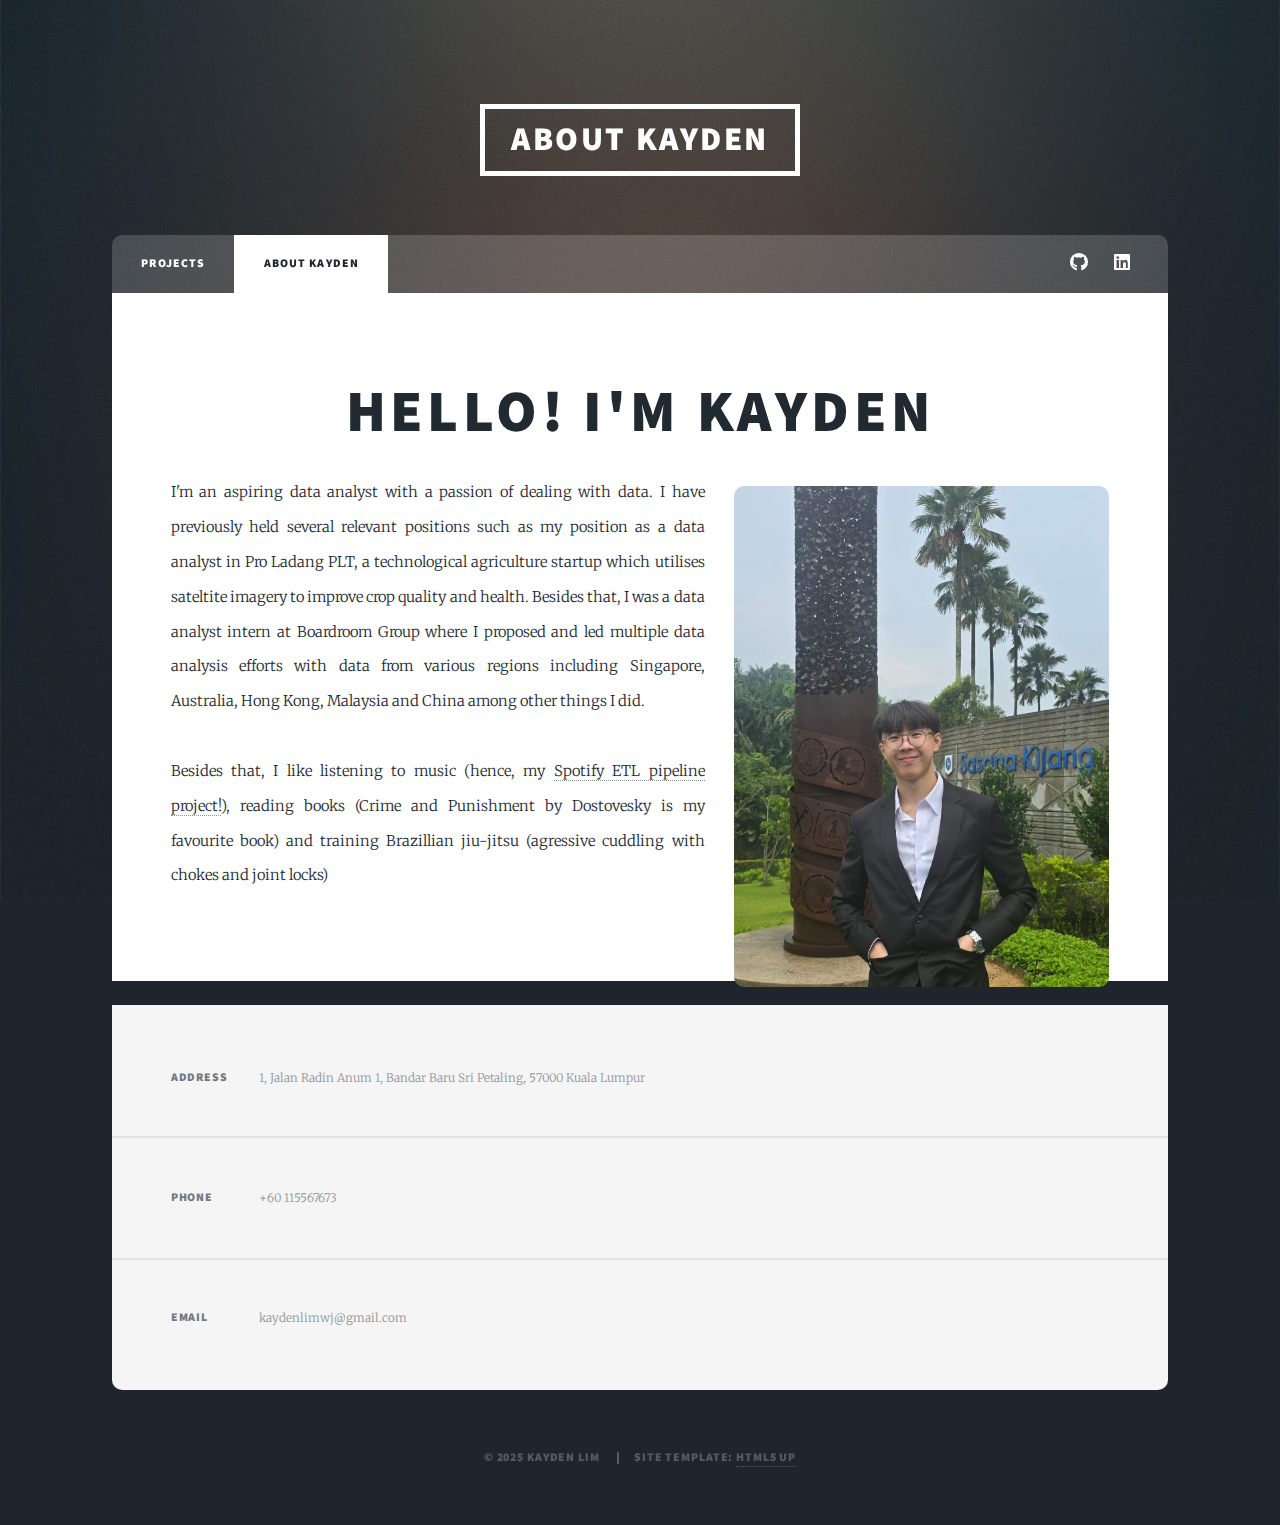
<file: about-kayden.html>
<!DOCTYPE html>

<html>
  <head>
    <title>About Kayden</title>
    <meta charset="utf-8" />
    <meta
      name="viewport"
      content="width=device-width, initial-scale=1, user-scalable=no"
    />
    <link rel="stylesheet" href="assets/css/main.css" />
    <noscript
      ><link rel="stylesheet" href="assets/css/noscript.css"
    /></noscript>
  </head>
  <body class="is-preload">
    <!-- Wrapper -->
    <div id="wrapper">
      <!-- Header -->
      <header id="header">
        <a class="logo">About Kayden</a>
      </header>

      <!-- Nav -->
      <nav id="nav">
        <ul class="links">
          <li class="projects.html"><a href="projects.html">Projects</a></li>
          <li class="active"><a href="about-kayden.html">About Kayden</a></li>
        </ul>
        <ul class="icons">
          <li>
            <a
              href="https://github.com/KdenLim"
              target="_blank"
              class="icon brands fa-github"
              ><span class="label">GitHub</span></a
            >
          </li>
          <li>
            <a
              href="https://www.linkedin.com/in/KaydenLim"
              target="_blank"
              class="icon brands fa-linkedin"
              ><span class="label">LinkedIn</span></a
            >
          </li>
        </ul>
      </nav>

      <!-- Main -->
      <div id="main">
        <!-- Post -->
        <section class="post">
          <header class="major">
            <h1>Hello! I'm Kayden</h1>
          </header>
          <!-- <div class="image fit"><img src="images/personal-pic.jpg" alt="" /></div>
								<p></p>
								<p>Besides that, </p> -->
          <p>
            <span class="image right"
              ><img src="images/personal-pic.jpg" alt="" /></span
            >I'm an aspiring data analyst with a passion of dealing with data. I
            have previously held several relevant positions such as my position
            as a data analyst in Pro Ladang PLT, a technological agriculture
            startup which utilises sateltite imagery to improve crop quality and
            health. Besides that, I was a data analyst intern at Boardroom Group
            where I proposed and led multiple data analysis efforts with data
            from various regions including Singapore, Australia, Hong Kong,
            Malaysia and China among other things I did.<br /><br />
            Besides that, I like listening to music (hence, my <a href="https://github.com/KdenLim/Spotify-ETL" target= "_blank">Spotify ETL
            pipeline project!</a>), reading books (Crime and Punishment by
            Dostovesky is my favourite book) and training Brazillian jiu-jitsu
            (agressive cuddling with chokes and joint locks)
          </p>
        </section>
      </div>

      <!-- Footer -->
      <footer id="footer">
        <section class="split contact">
          <section>
            <h3>Address</h3>
            <p>
              1, Jalan Radin Anum 1, Bandar Baru Sri Petaling, 57000 Kuala
              Lumpur
            </p>
          </section>
          <section>
            <h3>Phone</h3>
            <p>+60 115567673</p>
          </section>
          <section>
            <h3>Email</h3>
            <p>kaydenlimwj@gmail.com</p>
          </section>
        </section>
      </footer>

      <!-- Copyright -->
      <div id="copyright">
        <ul>
          <li>&copy; 2025 Kayden Lim</li>
          <li>Site Template: <a href="https://html5up.net">HTML5 UP</a></li>
        </ul>
      </div>
    </div>

    <!-- Scripts -->
    <script src="assets/js/jquery.min.js"></script>
    <script src="assets/js/jquery.scrollex.min.js"></script>
    <script src="assets/js/jquery.scrolly.min.js"></script>
    <script src="assets/js/browser.min.js"></script>
    <script src="assets/js/breakpoints.min.js"></script>
    <script src="assets/js/util.js"></script>
    <script src="assets/js/main.js"></script>
  </body>
</html>
</file>
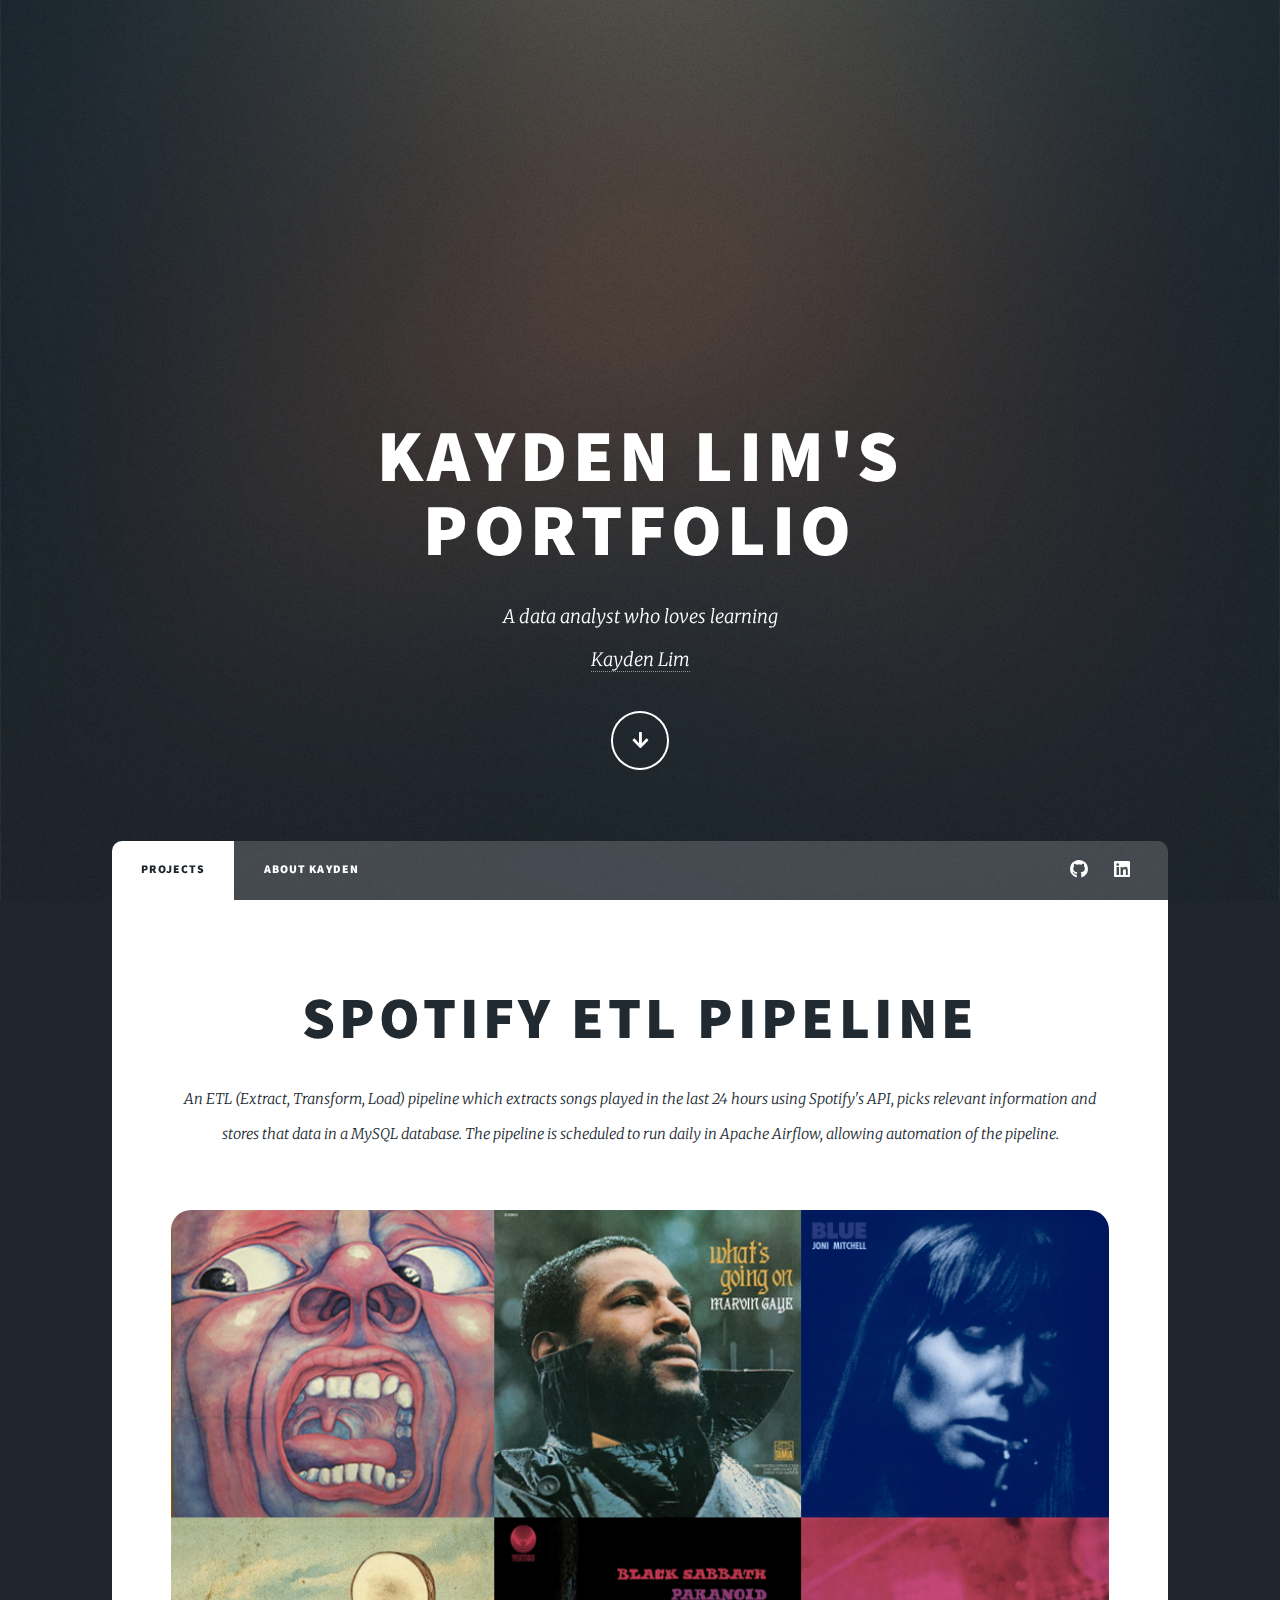
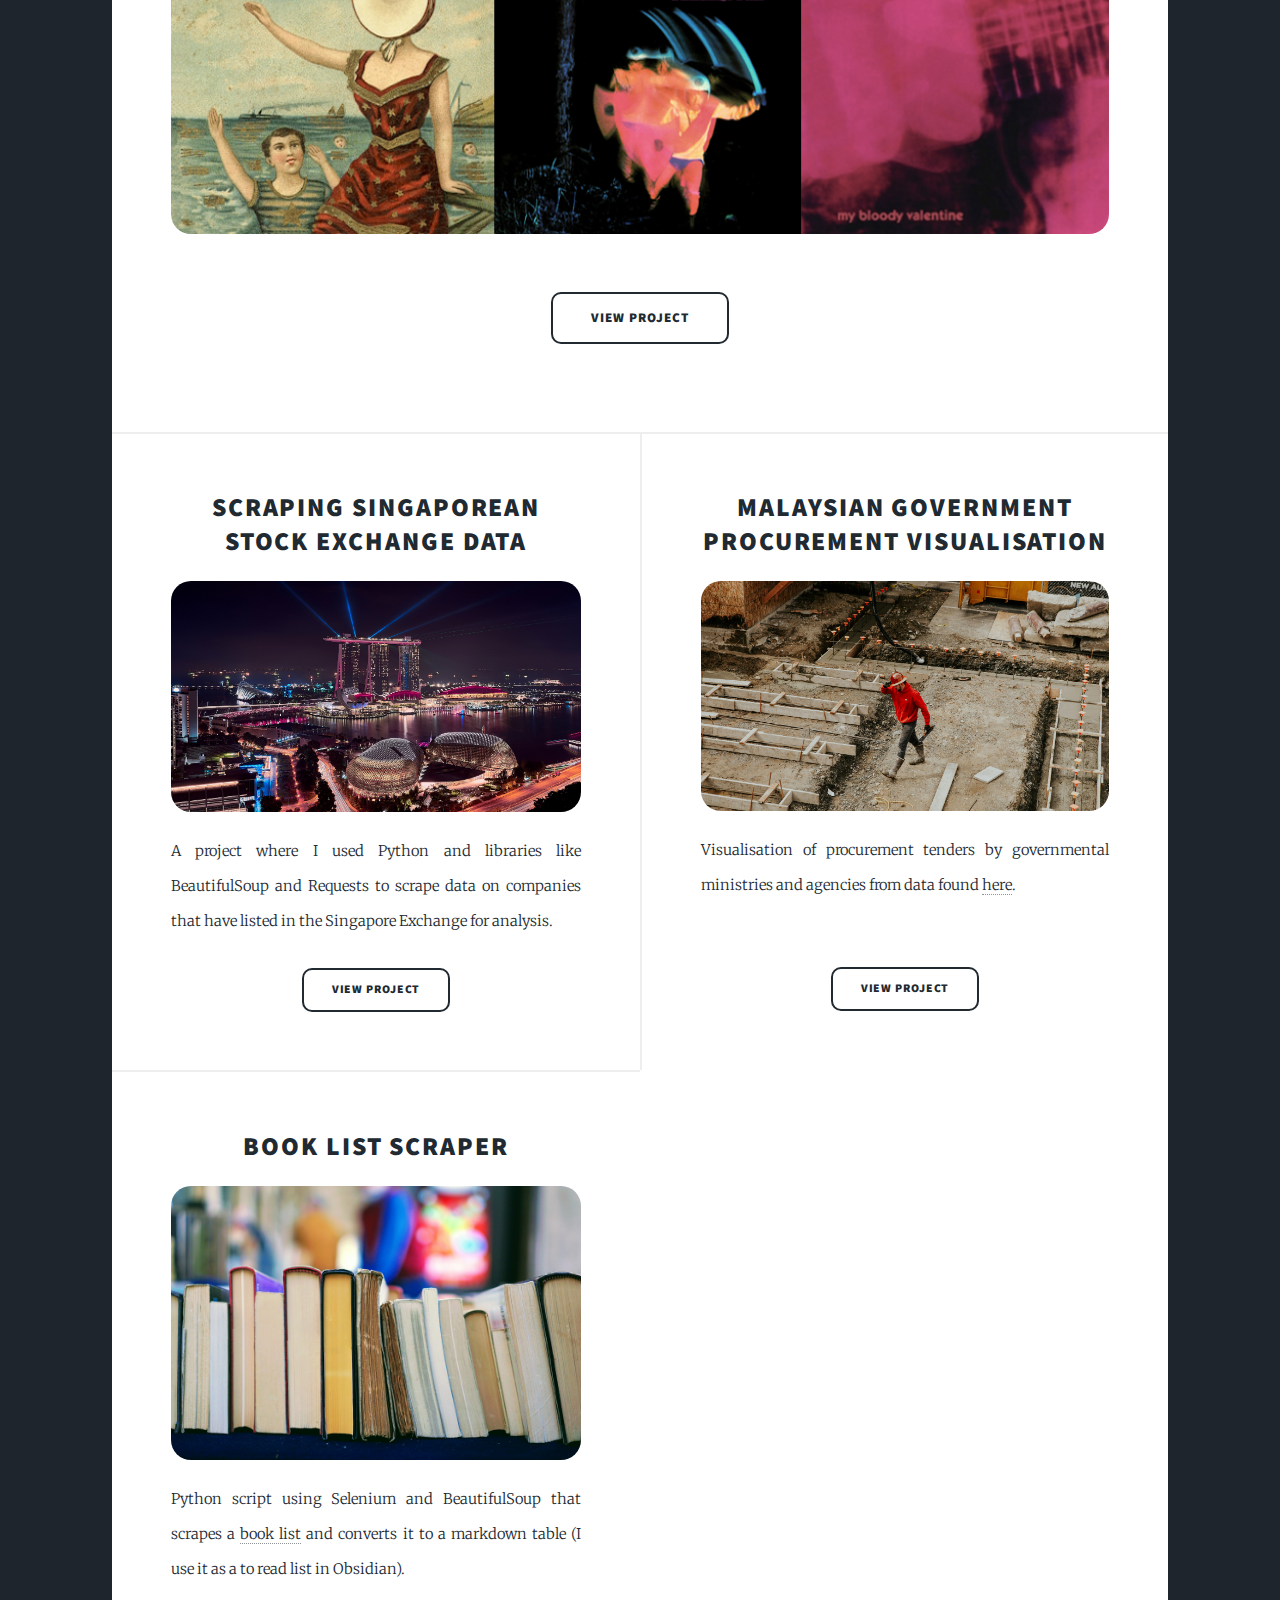
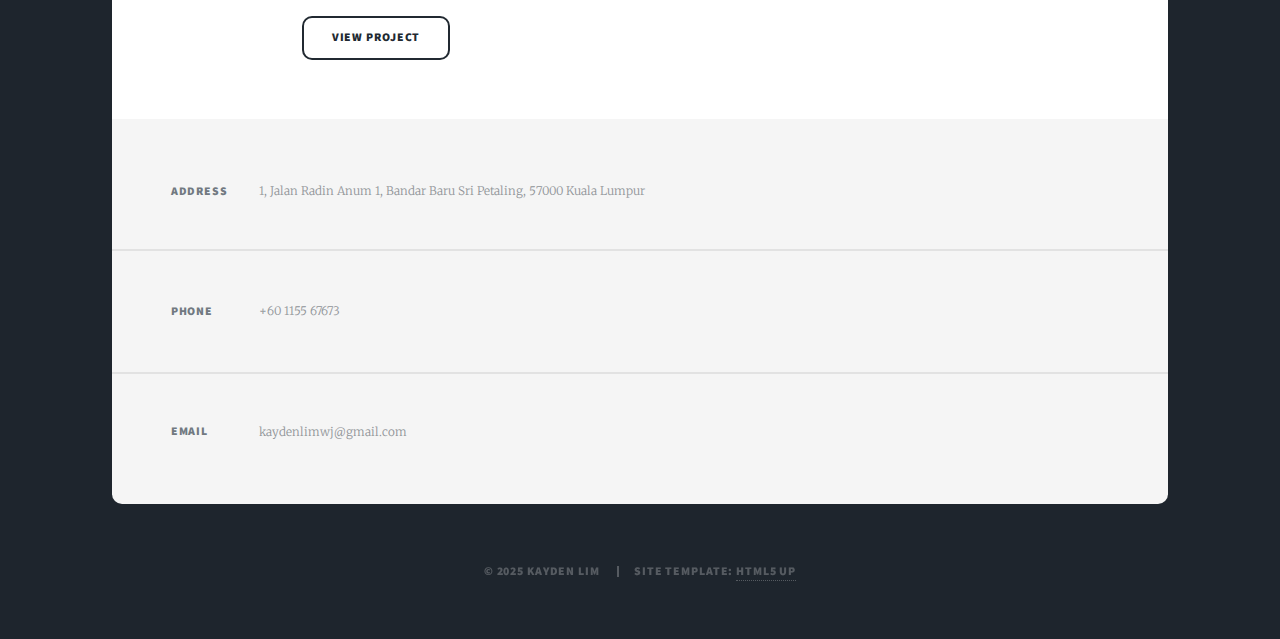
<file: projects.html>
<!DOCTYPE html>

<html>
    <head>
        <title>Kayden Lim's Porfolio</title>
        <meta charset="utf-8" />
        <meta
            name="viewport"
            content="width=device-width, initial-scale=1, user-scalable=no"
        />
        <link rel="stylesheet" href="assets/css/main.css" />
        <noscript
            ><link rel="stylesheet" href="assets/css/noscript.css"
        /></noscript>
    </head>
    <body class="is-preload">
        <!-- Wrapper -->
        <div id="wrapper" class="fade-in">
            <!-- Intro -->
            <div id="intro">
                <h1>
                    Kayden Lim's<br />
                    Portfolio
                </h1>
                <p>
                    A data analyst who loves learning<br />
                    <a
                        href="https://www.linkedin.com/in/KaydenLim"
                        target="_blank"
                        >Kayden Lim</a
                    >
                </p>
                <ul class="actions">
                    <li>
                        <a
                            href="#header"
                            class="button icon solid solo fa-arrow-down scrolly"
                            >Continue</a
                        >
                    </li>
                </ul>
            </div>

            <!-- Header -->
            <header id="header">
                <a href="projects.html" class="logo">projects</a>
            </header>

            <!-- Nav -->
            <nav id="nav">
                <ul class="links">
                    <li class="active"><a href="projects.html">Projects</a></li>
                    <li><a href="about-kayden.html">About Kayden</a></li>
                </ul>
                <ul class="icons">
                    <li>
                        <a
                            href="https://github.com/KdenLim"
                            target="_blank"
                            class="icon brands fa-github"
                            ><span class="label">GitHub</span></a
                        >
                    </li>
                    <li>
                        <a
                            href="https://www.linkedin.com/in/KaydenLim"
                            target="_blank"
                            class="icon brands fa-linkedin"
                            ><span class="label">LinkedIn</span></a
                        >
                    </li>
                </ul>
            </nav>

            <!-- Main -->
            <div id="main">
                <!-- Featured Post -->
                <article class="post featured">
                    <header class="major">
                        <h2>
                            <a
                                href="https://github.com/KdenLim/Spotify-ETL"
                                target="_blank"
                                >Spotify ETL Pipeline</a
                            >
                        </h2>
                        <p>
                            An ETL (Extract, Transform, Load) pipeline which
                            extracts songs played in the last 24 hours using
                            Spotify's API, picks relevant information and stores
                            that data in a MySQL database. The pipeline is
                            scheduled to run daily in Apache Airflow, allowing
                            automation of the pipeline.
                        </p>
                    </header>
                    <a
                        href="https://github.com/KdenLim/Spotify-ETL"
                        target="_blank"
                        class="image main"
                        ><img src="images/kaydens-fav-albums.png" alt=""
                    /></a>
                    <ul class="actions special">
                        <li>
                            <a
                                href="https://github.com/KdenLim/Spotify-ETL"
                                target="_blank"
                                class="button large"
                                >View Project</a
                            >
                        </li>
                    </ul>
                </article>

                <!-- Posts -->
                <section class="posts">
                    <article>
                        <header>
                            <h2>
                                <a
                                    href="https://github.com/KdenLim/sgx-info-scraper"
                                    target="_blank"
                                    >Scraping Singaporean Stock Exchange Data</a
                                >
                            </h2>
                        </header>
                        <a
                            href="https://github.com/KdenLim/sgx-info-scraper"
                            target="_blank"
                            class="image fit"
                            ><img src="images/Singapore.jpg" alt=""
                        /></a>
                        <p>
                            A project where I used Python and libraries like
                            BeautifulSoup and Requests to scrape data on
                            companies that have listed in the Singapore Exchange
                            for analysis.
                        </p>
                        <ul class="actions special">
                            <li>
                                <a
                                    href="https://github.com/KdenLim/sgx-info-scraper"
                                    target="_blank"
                                    class="button"
                                    >View Project</a
                                >
                            </li>
                        </ul>
                    </article>
                    <article>
                        <header>
                            <h2>
                                <a href="https://public.tableau.com/app/profile/kayden.lim/viz/Procurement_Visualisation/Dashboard1?publish=yes"
                                target="_blank"
                                    >Malaysian Government Procurement
                                    Visualisation</a
                                >
                            </h2>
                        </header>
                        <a href="https://public.tableau.com/app/profile/kayden.lim/viz/Procurement_Visualisation/Dashboard1?publish=yes"
                                target="_blank" class="image fit"
                            ><img src="images/procurement.jpg" alt=""
                        /></a>
                        <p>
                            Visualisation of procurement tenders by governmental
                            ministries and agencies from data found
                            <a
                                href="https://myprocurement.treasury.gov.my/arkib/keputusan-tender/"
                                target="_blank"
                            >
                                here</a
                            >. <br/><br/>
                        </p>
                        <ul class="actions special">
                            <li><a href="https://public.tableau.com/app/profile/kayden.lim/viz/Procurement_Visualisation/Dashboard1?publish=yes"
                                target="_blank" class="button">View Project</a></li>
                        </ul>
                    </article>
                    <article>
                        <header>
                            <h2>
                                <a href="https://github.com/KdenLim/book-list-scraper"
                                target="_blank"
                                    >Book List Scraper</a
                                >
                            </h2>
                        </header>
                        <a href="https://github.com/KdenLim/book-list-scraper"
                                target="_blank" class="image fit"
                            ><img src="images/books.jpg" alt=""
                        /></a>
                        <p>
                            Python script using Selenium and BeautifulSoup that scrapes a 
                            <a href="https://www.jordanbpeterson.com/books/" target="_blank">book list</a>
                            and converts it to a markdown table (I use it as a to read list in Obsidian).
                        </p>
                        <ul class="actions special">
                            <li><a href="https://github.com/KdenLim/book-list-scraper"
                                target="_blank" class="button">View Project</a></li>
                        </ul>
                    </article>
                </section>

                <!-- 
                                    <article>
                        <header>
                            <h2>
                                <a
                                    href="https://github.com/KdenLim/flask-todo-app"
                                    target="_blank"
                                    >Tasks CRUD Application</a
                                >
                            </h2>
                        </header>
                        <a
                            href="https://github.com/KdenLim/flask-todo-app"
                            target="_blank"
                            class="image fit"
                            ><img src="images/CRUD-app.png" alt=""
                        /></a>
                        <p>
                            A Flask application that allows you to create, read,
                            update and delete tasks .
                        </p>
                        <ul class="actions special">
                            <li>
                                <a
                                    href="https://github.com/KdenLim/flask-todo-app"
                                    target="_blank"
                                    class="button"
                                    >View Project</a
                                >
                            </li>
                        </ul>
                    </article>
                
                <article>
									<header>
										<span class="date">April 18, 2017</span>
										<h2><a href="#">Ante mattis<br />
										interdum dolor</a></h2>
									</header>
									<a href="#" class="image fit"><img src="images/pic04.jpg" alt="" /></a>
									<p>Donec eget ex magna. Interdum et malesuada fames ac ante ipsum primis in faucibus. Pellentesque venenatis dolor imperdiet dolor mattis sagittis magna etiam.</p>
									<ul class="actions special">
										<li><a href="#" class="button">View Project</a></li>
									</ul>
								</article>
								<article>
									<header>
										<span class="date">April 14, 2017</span>
										<h2><a href="#">Tempus sed<br />
										nulla imperdiet</a></h2>
									</header>
									<a href="#" class="image fit"><img src="images/pic05.jpg" alt="" /></a>
									<p>Donec eget ex magna. Interdum et malesuada fames ac ante ipsum primis in faucibus. Pellentesque venenatis dolor imperdiet dolor mattis sagittis magna etiam.</p>
									<ul class="actions special">
										<li><a href="#" class="button">View Project</a></li>
									</ul>
								</article>
								<article>
									<header>
										<span class="date">April 11, 2017</span>
										<h2><a href="#">Odio magna<br />
										sed consectetur</a></h2>
									</header>
									<a href="#" class="image fit"><img src="images/pic06.jpg" alt="" /></a>
									<p>Donec eget ex magna. Interdum et malesuada fames ac ante ipsum primis in faucibus. Pellentesque venenatis dolor imperdiet dolor mattis sagittis magna etiam.</p>
									<ul class="actions special">
										<li><a href="#" class="button">View Project</a></li>
									</ul>
								</article>
								<article>
									<header>
										<span class="date">April 7, 2017</span>
										<h2><a href="#">Augue lorem<br />
										primis vestibulum</a></h2>
									</header>
									<a href="#" class="image fit"><img src="images/pic07.jpg" alt="" /></a>
									<p>Donec eget ex magna. Interdum et malesuada fames ac ante ipsum primis in faucibus. Pellentesque venenatis dolor imperdiet dolor mattis sagittis magna etiam.</p>
									<ul class="actions special">
										<li><a href="#" class="button">View Project</a></li>
									</ul>
								</article>
							</section>-->
            </div>

            <!-- Footer -->
            <footer id="footer">
                <section class="split contact">
                    <section>
                        <h3>Address</h3>
                        <p>
                            1, Jalan Radin Anum 1, Bandar Baru Sri Petaling,
                            57000 Kuala Lumpur
                        </p>
                    </section>
                    <section>
                        <h3>Phone</h3>
                        <p>+60 1155 67673</p>
                    </section>
                    <section>
                        <h3>Email</h3>
                        <p>kaydenlimwj@gmail.com</p>
                    </section>
                </section>
            </footer>

            <!-- Copyright -->
            <div id="copyright">
                <ul>
                    <li>&copy; 2025 Kayden Lim</li>
                    <li>
                        Site Template:
                        <a href="https://html5up.net">HTML5 UP</a>
                    </li>
                </ul>
            </div>
        </div>

        <!-- Scripts -->
        <script src="assets/js/jquery.min.js"></script>
        <script src="assets/js/jquery.scrollex.min.js"></script>
        <script src="assets/js/jquery.scrolly.min.js"></script>
        <script src="assets/js/browser.min.js"></script>
        <script src="assets/js/breakpoints.min.js"></script>
        <script src="assets/js/util.js"></script>
        <script src="assets/js/main.js"></script>
    </body>
</html>
</file>
<file: assets/css/main.css>
@import url(fontawesome-all.min.css);
@import url("https://fonts.googleapis.com/css?family=Merriweather:300,700,300italic,700italic|Source+Sans+Pro:900");

/*
	Massively by HTML5 UP
	html5up.net | @ajlkn
	Free for personal and commercial use under the CCA 3.0 license (html5up.net/license)
*/

html, body, div, span, applet, object,
iframe, h1, h2, h3, h4, h5, h6, p, blockquote,
pre, a, abbr, acronym, address, big, cite,
code, del, dfn, em, img, ins, kbd, q, s, samp,
small, strike, strong, sub, sup, tt, var, b,
u, i, center, dl, dt, dd, ol, ul, li, fieldset,
form, label, legend, table, caption, tbody,
tfoot, thead, tr, th, td, article, aside,
canvas, details, embed, figure, figcaption,
footer, header, hgroup, menu, nav, output, ruby,
section, summary, time, mark, audio, video {
	margin: 0;
	padding: 0;
	border: 0;
	font-size: 100%;
	font: inherit;
	vertical-align: baseline;}

article, aside, details, figcaption, figure,
footer, header, hgroup, menu, nav, section {
	display: block;}

body {
	line-height: 1;
}

ol, ul {
	list-style: none;
}

blockquote, q {
	quotes: none;
}

	blockquote:before, blockquote:after, q:before, q:after {
		content: '';
		content: none;
	}

table {
	border-collapse: collapse;
	border-spacing: 0;
}

body {
	-webkit-text-size-adjust: none;
}

mark {
	background-color: transparent;
	color: inherit;
}

input::-moz-focus-inner {
	border: 0;
	padding: 0;
}

input, select, textarea {
	-moz-appearance: none;
	-webkit-appearance: none;
	-ms-appearance: none;
	appearance: none;
}

/* Basic */

	@-ms-viewport {
		width: device-width;
	}

	body {
		-ms-overflow-style: scrollbar;
	}

	@media screen and (max-width: 480px) {

		html, body {
			min-width: 320px;
		}

	}

	html {
		box-sizing: border-box;
	}

	*, *:before, *:after {
		box-sizing: inherit;
	}

	body {
		background-color: #1e252d;
	}

		body.is-preload *, body.is-preload *:before, body.is-preload *:after {
			-moz-animation: none !important;
			-webkit-animation: none !important;
			-ms-animation: none !important;
			animation: none !important;
			-moz-transition: none !important;
			-webkit-transition: none !important;
			-ms-transition: none !important;
			transition: none !important;
		}

/* Type */

	html {
		font-size: 16pt;
	}

		@media screen and (max-width: 1680px) {

			html {
				font-size: 12pt;
			}

		}

		@media screen and (max-width: 1280px) {

			html {
				font-size: 11pt;
			}

		}

		@media screen and (max-width: 360px) {

			html {
				font-size: 10pt;
			}

		}

	body {
		color: #212931;
	}

	body, input, select, textarea {
		font-family: "Merriweather", Georgia, serif;
		font-weight: 300;
		font-size: 1rem;
		line-height: 2.375;
	}

	a {
		-moz-transition: color 0.2s ease-in-out, background-color 0.2s ease-in-out, border-color 0.2s ease-in-out, box-shadow 0.2s ease-in-out;
		-webkit-transition: color 0.2s ease-in-out, background-color 0.2s ease-in-out, border-color 0.2s ease-in-out, box-shadow 0.2s ease-in-out;
		-ms-transition: color 0.2s ease-in-out, background-color 0.2s ease-in-out, border-color 0.2s ease-in-out, box-shadow 0.2s ease-in-out;
		transition: color 0.2s ease-in-out, background-color 0.2s ease-in-out, border-color 0.2s ease-in-out, box-shadow 0.2s ease-in-out;
		border-bottom: dotted 1px;
		text-decoration: none;
	}

		a:hover {
			border-bottom-color: transparent;
		}

	strong, b {
		font-weight: 600;
	}

	em, i {
		font-style: italic;
	}

	p {
		text-align: justify;
		margin: 0 0 2rem 0;
	}

	h1, h2, h3, h4, h5, h6 {
		font-family: "Source Sans Pro", Helvetica, sans-serif;
		font-weight: 900;
		line-height: 1.5;
		letter-spacing: 0.075em;
		text-transform: uppercase;
		margin: 0 0 1rem 0;
	}

		h1 a, h2 a, h3 a, h4 a, h5 a, h6 a {
			border-bottom: 0;
			color: inherit;
			text-decoration: none;
		}

	h1 {
		font-size: 4rem;
		line-height: 1.1;
		margin: 0 0 2rem 0;
	}

	h2 {
		font-size: 1.75rem;
		line-height: 1.3;
		margin: 0 0 1.5rem 0;
	}

	h3 {
		font-size: 1.25rem;
		margin: 0 0 1.5rem 0;
	}

	h4 {
		font-size: 1rem;
	}

	h5 {
		font-size: 0.9rem;
	}

	h6 {
		font-size: 0.8rem;
	}

	sub {
		font-size: 0.8rem;
		position: relative;
		top: 0.5rem;
	}

	sup {
		font-size: 0.8rem;
		position: relative;
		top: -0.5rem;
	}

	blockquote {
		border-left: solid 4px;
		font-style: italic;
		margin: 0 0 2rem 0;
		padding: 0.5rem 0 0.5rem 2rem;
	}

	code {
		border: solid 2px;
		font-family: "Courier New", monospace;
		font-size: 0.9rem;
		margin: 0 0.25rem;
		padding: 0.25rem 0.65rem;
	}

	pre {
		-webkit-overflow-scrolling: touch;
		font-family: "Courier New", monospace;
		font-size: 0.9rem;
		margin: 0 0 2rem 0;
	}

		pre code {
			display: block;
			line-height: 1.75;
			padding: 1rem 1.5rem;
			overflow-x: auto;
		}

	hr {
		border: 0;
		border-bottom: solid 2px;
		margin: 3rem 0;
	}

		hr.major {
			margin: 5rem 0;
		}

	.align-left {
		text-align: left;
	}

	.align-center {
		text-align: center;
	}

	.align-right {
		text-align: right;
	}

	input, select, textarea {
		color: #212931;
	}

	a {
		color: #212931;
		border-bottom-color: rgba(33, 41, 49, 0.5);
	}

		a:hover {
			border-bottom-color: transparent;
			color: #18bfef !important;
		}

	strong, b {
		color: #212931;
	}

	h1, h2, h3, h4, h5, h6 {
		color: #212931;
	}

	blockquote {
		border-left-color: #eeeeee;
	}

	code {
		background: rgba(220, 220, 220, 0.25);
		border-color: #eeeeee;
	}

	hr {
		border-bottom-color: #eeeeee;
	}

/* Row */

	.row {
		display: flex;
		flex-wrap: wrap;
		box-sizing: border-box;
		align-items: stretch;
	}

		.row > * {
			box-sizing: border-box;
		}

		.row.gtr-uniform > * > :last-child {
			margin-bottom: 0;
		}

		.row.aln-left {
			justify-content: flex-start;
		}

		.row.aln-center {
			justify-content: center;
		}

		.row.aln-right {
			justify-content: flex-end;
		}

		.row.aln-top {
			align-items: flex-start;
		}

		.row.aln-middle {
			align-items: center;
		}

		.row.aln-bottom {
			align-items: flex-end;
		}

		.row > .imp {
			order: -1;
		}

		.row > .col-1 {
			width: 8.33333%;
		}

		.row > .off-1 {
			margin-left: 8.33333%;
		}

		.row > .col-2 {
			width: 16.66667%;
		}

		.row > .off-2 {
			margin-left: 16.66667%;
		}

		.row > .col-3 {
			width: 25%;
		}

		.row > .off-3 {
			margin-left: 25%;
		}

		.row > .col-4 {
			width: 33.33333%;
		}

		.row > .off-4 {
			margin-left: 33.33333%;
		}

		.row > .col-5 {
			width: 41.66667%;
		}

		.row > .off-5 {
			margin-left: 41.66667%;
		}

		.row > .col-6 {
			width: 50%;
		}

		.row > .off-6 {
			margin-left: 50%;
		}

		.row > .col-7 {
			width: 58.33333%;
		}

		.row > .off-7 {
			margin-left: 58.33333%;
		}

		.row > .col-8 {
			width: 66.66667%;
		}

		.row > .off-8 {
			margin-left: 66.66667%;
		}

		.row > .col-9 {
			width: 75%;
		}

		.row > .off-9 {
			margin-left: 75%;
		}

		.row > .col-10 {
			width: 83.33333%;
		}

		.row > .off-10 {
			margin-left: 83.33333%;
		}

		.row > .col-11 {
			width: 91.66667%;
		}

		.row > .off-11 {
			margin-left: 91.66667%;
		}

		.row > .col-12 {
			width: 100%;
		}

		.row > .off-12 {
			margin-left: 100%;
		}

		.row.gtr-0 {
			margin-top: 0;
			margin-left: 0rem;
		}

			.row.gtr-0 > * {
				padding: 0 0 0 0rem;
			}

			.row.gtr-0.gtr-uniform {
				margin-top: 0rem;
			}

				.row.gtr-0.gtr-uniform > * {
					padding-top: 0rem;
				}

		.row.gtr-25 {
			margin-top: 0;
			margin-left: -0.375rem;
		}

			.row.gtr-25 > * {
				padding: 0 0 0 0.375rem;
			}

			.row.gtr-25.gtr-uniform {
				margin-top: -0.375rem;
			}

				.row.gtr-25.gtr-uniform > * {
					padding-top: 0.375rem;
				}

		.row.gtr-50 {
			margin-top: 0;
			margin-left: -0.75rem;
		}

			.row.gtr-50 > * {
				padding: 0 0 0 0.75rem;
			}

			.row.gtr-50.gtr-uniform {
				margin-top: -0.75rem;
			}

				.row.gtr-50.gtr-uniform > * {
					padding-top: 0.75rem;
				}

		.row {
			margin-top: 0;
			margin-left: -1.5rem;
		}

			.row > * {
				padding: 0 0 0 1.5rem;
			}

			.row.gtr-uniform {
				margin-top: -1.5rem;
			}

				.row.gtr-uniform > * {
					padding-top: 1.5rem;
				}

		.row.gtr-150 {
			margin-top: 0;
			margin-left: -2.25rem;
		}

			.row.gtr-150 > * {
				padding: 0 0 0 2.25rem;
			}

			.row.gtr-150.gtr-uniform {
				margin-top: -2.25rem;
			}

				.row.gtr-150.gtr-uniform > * {
					padding-top: 2.25rem;
				}

		.row.gtr-200 {
			margin-top: 0;
			margin-left: -3rem;
		}

			.row.gtr-200 > * {
				padding: 0 0 0 3rem;
			}

			.row.gtr-200.gtr-uniform {
				margin-top: -3rem;
			}

				.row.gtr-200.gtr-uniform > * {
					padding-top: 3rem;
				}

		@media screen and (max-width: 1680px) {

			.row {
				display: flex;
				flex-wrap: wrap;
				box-sizing: border-box;
				align-items: stretch;
			}

				.row > * {
					box-sizing: border-box;
				}

				.row.gtr-uniform > * > :last-child {
					margin-bottom: 0;
				}

				.row.aln-left {
					justify-content: flex-start;
				}

				.row.aln-center {
					justify-content: center;
				}

				.row.aln-right {
					justify-content: flex-end;
				}

				.row.aln-top {
					align-items: flex-start;
				}

				.row.aln-middle {
					align-items: center;
				}

				.row.aln-bottom {
					align-items: flex-end;
				}

				.row > .imp-xlarge {
					order: -1;
				}

				.row > .col-1-xlarge {
					width: 8.33333%;
				}

				.row > .off-1-xlarge {
					margin-left: 8.33333%;
				}

				.row > .col-2-xlarge {
					width: 16.66667%;
				}

				.row > .off-2-xlarge {
					margin-left: 16.66667%;
				}

				.row > .col-3-xlarge {
					width: 25%;
				}

				.row > .off-3-xlarge {
					margin-left: 25%;
				}

				.row > .col-4-xlarge {
					width: 33.33333%;
				}

				.row > .off-4-xlarge {
					margin-left: 33.33333%;
				}

				.row > .col-5-xlarge {
					width: 41.66667%;
				}

				.row > .off-5-xlarge {
					margin-left: 41.66667%;
				}

				.row > .col-6-xlarge {
					width: 50%;
				}

				.row > .off-6-xlarge {
					margin-left: 50%;
				}

				.row > .col-7-xlarge {
					width: 58.33333%;
				}

				.row > .off-7-xlarge {
					margin-left: 58.33333%;
				}

				.row > .col-8-xlarge {
					width: 66.66667%;
				}

				.row > .off-8-xlarge {
					margin-left: 66.66667%;
				}

				.row > .col-9-xlarge {
					width: 75%;
				}

				.row > .off-9-xlarge {
					margin-left: 75%;
				}

				.row > .col-10-xlarge {
					width: 83.33333%;
				}

				.row > .off-10-xlarge {
					margin-left: 83.33333%;
				}

				.row > .col-11-xlarge {
					width: 91.66667%;
				}

				.row > .off-11-xlarge {
					margin-left: 91.66667%;
				}

				.row > .col-12-xlarge {
					width: 100%;
				}

				.row > .off-12-xlarge {
					margin-left: 100%;
				}

				.row.gtr-0 {
					margin-top: 0;
					margin-left: 0rem;
				}

					.row.gtr-0 > * {
						padding: 0 0 0 0rem;
					}

					.row.gtr-0.gtr-uniform {
						margin-top: 0rem;
					}

						.row.gtr-0.gtr-uniform > * {
							padding-top: 0rem;
						}

				.row.gtr-25 {
					margin-top: 0;
					margin-left: -0.375rem;
				}

					.row.gtr-25 > * {
						padding: 0 0 0 0.375rem;
					}

					.row.gtr-25.gtr-uniform {
						margin-top: -0.375rem;
					}

						.row.gtr-25.gtr-uniform > * {
							padding-top: 0.375rem;
						}

				.row.gtr-50 {
					margin-top: 0;
					margin-left: -0.75rem;
				}

					.row.gtr-50 > * {
						padding: 0 0 0 0.75rem;
					}

					.row.gtr-50.gtr-uniform {
						margin-top: -0.75rem;
					}

						.row.gtr-50.gtr-uniform > * {
							padding-top: 0.75rem;
						}

				.row {
					margin-top: 0;
					margin-left: -1.5rem;
				}

					.row > * {
						padding: 0 0 0 1.5rem;
					}

					.row.gtr-uniform {
						margin-top: -1.5rem;
					}

						.row.gtr-uniform > * {
							padding-top: 1.5rem;
						}

				.row.gtr-150 {
					margin-top: 0;
					margin-left: -2.25rem;
				}

					.row.gtr-150 > * {
						padding: 0 0 0 2.25rem;
					}

					.row.gtr-150.gtr-uniform {
						margin-top: -2.25rem;
					}

						.row.gtr-150.gtr-uniform > * {
							padding-top: 2.25rem;
						}

				.row.gtr-200 {
					margin-top: 0;
					margin-left: -3rem;
				}

					.row.gtr-200 > * {
						padding: 0 0 0 3rem;
					}

					.row.gtr-200.gtr-uniform {
						margin-top: -3rem;
					}

						.row.gtr-200.gtr-uniform > * {
							padding-top: 3rem;
						}

		}

		@media screen and (max-width: 1280px) {

			.row {
				display: flex;
				flex-wrap: wrap;
				box-sizing: border-box;
				align-items: stretch;
			}

				.row > * {
					box-sizing: border-box;
				}

				.row.gtr-uniform > * > :last-child {
					margin-bottom: 0;
				}

				.row.aln-left {
					justify-content: flex-start;
				}

				.row.aln-center {
					justify-content: center;
				}

				.row.aln-right {
					justify-content: flex-end;
				}

				.row.aln-top {
					align-items: flex-start;
				}

				.row.aln-middle {
					align-items: center;
				}

				.row.aln-bottom {
					align-items: flex-end;
				}

				.row > .imp-large {
					order: -1;
				}

				.row > .col-1-large {
					width: 8.33333%;
				}

				.row > .off-1-large {
					margin-left: 8.33333%;
				}

				.row > .col-2-large {
					width: 16.66667%;
				}

				.row > .off-2-large {
					margin-left: 16.66667%;
				}

				.row > .col-3-large {
					width: 25%;
				}

				.row > .off-3-large {
					margin-left: 25%;
				}

				.row > .col-4-large {
					width: 33.33333%;
				}

				.row > .off-4-large {
					margin-left: 33.33333%;
				}

				.row > .col-5-large {
					width: 41.66667%;
				}

				.row > .off-5-large {
					margin-left: 41.66667%;
				}

				.row > .col-6-large {
					width: 50%;
				}

				.row > .off-6-large {
					margin-left: 50%;
				}

				.row > .col-7-large {
					width: 58.33333%;
				}

				.row > .off-7-large {
					margin-left: 58.33333%;
				}

				.row > .col-8-large {
					width: 66.66667%;
				}

				.row > .off-8-large {
					margin-left: 66.66667%;
				}

				.row > .col-9-large {
					width: 75%;
				}

				.row > .off-9-large {
					margin-left: 75%;
				}

				.row > .col-10-large {
					width: 83.33333%;
				}

				.row > .off-10-large {
					margin-left: 83.33333%;
				}

				.row > .col-11-large {
					width: 91.66667%;
				}

				.row > .off-11-large {
					margin-left: 91.66667%;
				}

				.row > .col-12-large {
					width: 100%;
				}

				.row > .off-12-large {
					margin-left: 100%;
				}

				.row.gtr-0 {
					margin-top: 0;
					margin-left: 0rem;
				}

					.row.gtr-0 > * {
						padding: 0 0 0 0rem;
					}

					.row.gtr-0.gtr-uniform {
						margin-top: 0rem;
					}

						.row.gtr-0.gtr-uniform > * {
							padding-top: 0rem;
						}

				.row.gtr-25 {
					margin-top: 0;
					margin-left: -0.375rem;
				}

					.row.gtr-25 > * {
						padding: 0 0 0 0.375rem;
					}

					.row.gtr-25.gtr-uniform {
						margin-top: -0.375rem;
					}

						.row.gtr-25.gtr-uniform > * {
							padding-top: 0.375rem;
						}

				.row.gtr-50 {
					margin-top: 0;
					margin-left: -0.75rem;
				}

					.row.gtr-50 > * {
						padding: 0 0 0 0.75rem;
					}

					.row.gtr-50.gtr-uniform {
						margin-top: -0.75rem;
					}

						.row.gtr-50.gtr-uniform > * {
							padding-top: 0.75rem;
						}

				.row {
					margin-top: 0;
					margin-left: -1.5rem;
				}

					.row > * {
						padding: 0 0 0 1.5rem;
					}

					.row.gtr-uniform {
						margin-top: -1.5rem;
					}

						.row.gtr-uniform > * {
							padding-top: 1.5rem;
						}

				.row.gtr-150 {
					margin-top: 0;
					margin-left: -2.25rem;
				}

					.row.gtr-150 > * {
						padding: 0 0 0 2.25rem;
					}

					.row.gtr-150.gtr-uniform {
						margin-top: -2.25rem;
					}

						.row.gtr-150.gtr-uniform > * {
							padding-top: 2.25rem;
						}

				.row.gtr-200 {
					margin-top: 0;
					margin-left: -3rem;
				}

					.row.gtr-200 > * {
						padding: 0 0 0 3rem;
					}

					.row.gtr-200.gtr-uniform {
						margin-top: -3rem;
					}

						.row.gtr-200.gtr-uniform > * {
							padding-top: 3rem;
						}

		}

		@media screen and (max-width: 980px) {

			.row {
				display: flex;
				flex-wrap: wrap;
				box-sizing: border-box;
				align-items: stretch;
			}

				.row > * {
					box-sizing: border-box;
				}

				.row.gtr-uniform > * > :last-child {
					margin-bottom: 0;
				}

				.row.aln-left {
					justify-content: flex-start;
				}

				.row.aln-center {
					justify-content: center;
				}

				.row.aln-right {
					justify-content: flex-end;
				}

				.row.aln-top {
					align-items: flex-start;
				}

				.row.aln-middle {
					align-items: center;
				}

				.row.aln-bottom {
					align-items: flex-end;
				}

				.row > .imp-medium {
					order: -1;
				}

				.row > .col-1-medium {
					width: 8.33333%;
				}

				.row > .off-1-medium {
					margin-left: 8.33333%;
				}

				.row > .col-2-medium {
					width: 16.66667%;
				}

				.row > .off-2-medium {
					margin-left: 16.66667%;
				}

				.row > .col-3-medium {
					width: 25%;
				}

				.row > .off-3-medium {
					margin-left: 25%;
				}

				.row > .col-4-medium {
					width: 33.33333%;
				}

				.row > .off-4-medium {
					margin-left: 33.33333%;
				}

				.row > .col-5-medium {
					width: 41.66667%;
				}

				.row > .off-5-medium {
					margin-left: 41.66667%;
				}

				.row > .col-6-medium {
					width: 50%;
				}

				.row > .off-6-medium {
					margin-left: 50%;
				}

				.row > .col-7-medium {
					width: 58.33333%;
				}

				.row > .off-7-medium {
					margin-left: 58.33333%;
				}

				.row > .col-8-medium {
					width: 66.66667%;
				}

				.row > .off-8-medium {
					margin-left: 66.66667%;
				}

				.row > .col-9-medium {
					width: 75%;
				}

				.row > .off-9-medium {
					margin-left: 75%;
				}

				.row > .col-10-medium {
					width: 83.33333%;
				}

				.row > .off-10-medium {
					margin-left: 83.33333%;
				}

				.row > .col-11-medium {
					width: 91.66667%;
				}

				.row > .off-11-medium {
					margin-left: 91.66667%;
				}

				.row > .col-12-medium {
					width: 100%;
				}

				.row > .off-12-medium {
					margin-left: 100%;
				}

				.row.gtr-0 {
					margin-top: 0;
					margin-left: 0rem;
				}

					.row.gtr-0 > * {
						padding: 0 0 0 0rem;
					}

					.row.gtr-0.gtr-uniform {
						margin-top: 0rem;
					}

						.row.gtr-0.gtr-uniform > * {
							padding-top: 0rem;
						}

				.row.gtr-25 {
					margin-top: 0;
					margin-left: -0.375rem;
				}

					.row.gtr-25 > * {
						padding: 0 0 0 0.375rem;
					}

					.row.gtr-25.gtr-uniform {
						margin-top: -0.375rem;
					}

						.row.gtr-25.gtr-uniform > * {
							padding-top: 0.375rem;
						}

				.row.gtr-50 {
					margin-top: 0;
					margin-left: -0.75rem;
				}

					.row.gtr-50 > * {
						padding: 0 0 0 0.75rem;
					}

					.row.gtr-50.gtr-uniform {
						margin-top: -0.75rem;
					}

						.row.gtr-50.gtr-uniform > * {
							padding-top: 0.75rem;
						}

				.row {
					margin-top: 0;
					margin-left: -1.5rem;
				}

					.row > * {
						padding: 0 0 0 1.5rem;
					}

					.row.gtr-uniform {
						margin-top: -1.5rem;
					}

						.row.gtr-uniform > * {
							padding-top: 1.5rem;
						}

				.row.gtr-150 {
					margin-top: 0;
					margin-left: -2.25rem;
				}

					.row.gtr-150 > * {
						padding: 0 0 0 2.25rem;
					}

					.row.gtr-150.gtr-uniform {
						margin-top: -2.25rem;
					}

						.row.gtr-150.gtr-uniform > * {
							padding-top: 2.25rem;
						}

				.row.gtr-200 {
					margin-top: 0;
					margin-left: -3rem;
				}

					.row.gtr-200 > * {
						padding: 0 0 0 3rem;
					}

					.row.gtr-200.gtr-uniform {
						margin-top: -3rem;
					}

						.row.gtr-200.gtr-uniform > * {
							padding-top: 3rem;
						}

		}

		@media screen and (max-width: 736px) {

			.row {
				display: flex;
				flex-wrap: wrap;
				box-sizing: border-box;
				align-items: stretch;
			}

				.row > * {
					box-sizing: border-box;
				}

				.row.gtr-uniform > * > :last-child {
					margin-bottom: 0;
				}

				.row.aln-left {
					justify-content: flex-start;
				}

				.row.aln-center {
					justify-content: center;
				}

				.row.aln-right {
					justify-content: flex-end;
				}

				.row.aln-top {
					align-items: flex-start;
				}

				.row.aln-middle {
					align-items: center;
				}

				.row.aln-bottom {
					align-items: flex-end;
				}

				.row > .imp-small {
					order: -1;
				}

				.row > .col-1-small {
					width: 8.33333%;
				}

				.row > .off-1-small {
					margin-left: 8.33333%;
				}

				.row > .col-2-small {
					width: 16.66667%;
				}

				.row > .off-2-small {
					margin-left: 16.66667%;
				}

				.row > .col-3-small {
					width: 25%;
				}

				.row > .off-3-small {
					margin-left: 25%;
				}

				.row > .col-4-small {
					width: 33.33333%;
				}

				.row > .off-4-small {
					margin-left: 33.33333%;
				}

				.row > .col-5-small {
					width: 41.66667%;
				}

				.row > .off-5-small {
					margin-left: 41.66667%;
				}

				.row > .col-6-small {
					width: 50%;
				}

				.row > .off-6-small {
					margin-left: 50%;
				}

				.row > .col-7-small {
					width: 58.33333%;
				}

				.row > .off-7-small {
					margin-left: 58.33333%;
				}

				.row > .col-8-small {
					width: 66.66667%;
				}

				.row > .off-8-small {
					margin-left: 66.66667%;
				}

				.row > .col-9-small {
					width: 75%;
				}

				.row > .off-9-small {
					margin-left: 75%;
				}

				.row > .col-10-small {
					width: 83.33333%;
				}

				.row > .off-10-small {
					margin-left: 83.33333%;
				}

				.row > .col-11-small {
					width: 91.66667%;
				}

				.row > .off-11-small {
					margin-left: 91.66667%;
				}

				.row > .col-12-small {
					width: 100%;
				}

				.row > .off-12-small {
					margin-left: 100%;
				}

				.row.gtr-0 {
					margin-top: 0;
					margin-left: 0rem;
				}

					.row.gtr-0 > * {
						padding: 0 0 0 0rem;
					}

					.row.gtr-0.gtr-uniform {
						margin-top: 0rem;
					}

						.row.gtr-0.gtr-uniform > * {
							padding-top: 0rem;
						}

				.row.gtr-25 {
					margin-top: 0;
					margin-left: -0.375rem;
				}

					.row.gtr-25 > * {
						padding: 0 0 0 0.375rem;
					}

					.row.gtr-25.gtr-uniform {
						margin-top: -0.375rem;
					}

						.row.gtr-25.gtr-uniform > * {
							padding-top: 0.375rem;
						}

				.row.gtr-50 {
					margin-top: 0;
					margin-left: -0.75rem;
				}

					.row.gtr-50 > * {
						padding: 0 0 0 0.75rem;
					}

					.row.gtr-50.gtr-uniform {
						margin-top: -0.75rem;
					}

						.row.gtr-50.gtr-uniform > * {
							padding-top: 0.75rem;
						}

				.row {
					margin-top: 0;
					margin-left: -1.5rem;
				}

					.row > * {
						padding: 0 0 0 1.5rem;
					}

					.row.gtr-uniform {
						margin-top: -1.5rem;
					}

						.row.gtr-uniform > * {
							padding-top: 1.5rem;
						}

				.row.gtr-150 {
					margin-top: 0;
					margin-left: -2.25rem;
				}

					.row.gtr-150 > * {
						padding: 0 0 0 2.25rem;
					}

					.row.gtr-150.gtr-uniform {
						margin-top: -2.25rem;
					}

						.row.gtr-150.gtr-uniform > * {
							padding-top: 2.25rem;
						}

				.row.gtr-200 {
					margin-top: 0;
					margin-left: -3rem;
				}

					.row.gtr-200 > * {
						padding: 0 0 0 3rem;
					}

					.row.gtr-200.gtr-uniform {
						margin-top: -3rem;
					}

						.row.gtr-200.gtr-uniform > * {
							padding-top: 3rem;
						}

		}

		@media screen and (max-width: 480px) {

			.row {
				display: flex;
				flex-wrap: wrap;
				box-sizing: border-box;
				align-items: stretch;
			}

				.row > * {
					box-sizing: border-box;
				}

				.row.gtr-uniform > * > :last-child {
					margin-bottom: 0;
				}

				.row.aln-left {
					justify-content: flex-start;
				}

				.row.aln-center {
					justify-content: center;
				}

				.row.aln-right {
					justify-content: flex-end;
				}

				.row.aln-top {
					align-items: flex-start;
				}

				.row.aln-middle {
					align-items: center;
				}

				.row.aln-bottom {
					align-items: flex-end;
				}

				.row > .imp-xsmall {
					order: -1;
				}

				.row > .col-1-xsmall {
					width: 8.33333%;
				}

				.row > .off-1-xsmall {
					margin-left: 8.33333%;
				}

				.row > .col-2-xsmall {
					width: 16.66667%;
				}

				.row > .off-2-xsmall {
					margin-left: 16.66667%;
				}

				.row > .col-3-xsmall {
					width: 25%;
				}

				.row > .off-3-xsmall {
					margin-left: 25%;
				}

				.row > .col-4-xsmall {
					width: 33.33333%;
				}

				.row > .off-4-xsmall {
					margin-left: 33.33333%;
				}

				.row > .col-5-xsmall {
					width: 41.66667%;
				}

				.row > .off-5-xsmall {
					margin-left: 41.66667%;
				}

				.row > .col-6-xsmall {
					width: 50%;
				}

				.row > .off-6-xsmall {
					margin-left: 50%;
				}

				.row > .col-7-xsmall {
					width: 58.33333%;
				}

				.row > .off-7-xsmall {
					margin-left: 58.33333%;
				}

				.row > .col-8-xsmall {
					width: 66.66667%;
				}

				.row > .off-8-xsmall {
					margin-left: 66.66667%;
				}

				.row > .col-9-xsmall {
					width: 75%;
				}

				.row > .off-9-xsmall {
					margin-left: 75%;
				}

				.row > .col-10-xsmall {
					width: 83.33333%;
				}

				.row > .off-10-xsmall {
					margin-left: 83.33333%;
				}

				.row > .col-11-xsmall {
					width: 91.66667%;
				}

				.row > .off-11-xsmall {
					margin-left: 91.66667%;
				}

				.row > .col-12-xsmall {
					width: 100%;
				}

				.row > .off-12-xsmall {
					margin-left: 100%;
				}

				.row.gtr-0 {
					margin-top: 0;
					margin-left: 0rem;
				}

					.row.gtr-0 > * {
						padding: 0 0 0 0rem;
					}

					.row.gtr-0.gtr-uniform {
						margin-top: 0rem;
					}

						.row.gtr-0.gtr-uniform > * {
							padding-top: 0rem;
						}

				.row.gtr-25 {
					margin-top: 0;
					margin-left: -0.375rem;
				}

					.row.gtr-25 > * {
						padding: 0 0 0 0.375rem;
					}

					.row.gtr-25.gtr-uniform {
						margin-top: -0.375rem;
					}

						.row.gtr-25.gtr-uniform > * {
							padding-top: 0.375rem;
						}

				.row.gtr-50 {
					margin-top: 0;
					margin-left: -0.75rem;
				}

					.row.gtr-50 > * {
						padding: 0 0 0 0.75rem;
					}

					.row.gtr-50.gtr-uniform {
						margin-top: -0.75rem;
					}

						.row.gtr-50.gtr-uniform > * {
							padding-top: 0.75rem;
						}

				.row {
					margin-top: 0;
					margin-left: -1.5rem;
				}

					.row > * {
						padding: 0 0 0 1.5rem;
					}

					.row.gtr-uniform {
						margin-top: -1.5rem;
					}

						.row.gtr-uniform > * {
							padding-top: 1.5rem;
						}

				.row.gtr-150 {
					margin-top: 0;
					margin-left: -2.25rem;
				}

					.row.gtr-150 > * {
						padding: 0 0 0 2.25rem;
					}

					.row.gtr-150.gtr-uniform {
						margin-top: -2.25rem;
					}

						.row.gtr-150.gtr-uniform > * {
							padding-top: 2.25rem;
						}

				.row.gtr-200 {
					margin-top: 0;
					margin-left: -3rem;
				}

					.row.gtr-200 > * {
						padding: 0 0 0 3rem;
					}

					.row.gtr-200.gtr-uniform {
						margin-top: -3rem;
					}

						.row.gtr-200.gtr-uniform > * {
							padding-top: 3rem;
						}

		}

		@media screen and (max-width: 360px) {

			.row {
				display: flex;
				flex-wrap: wrap;
				box-sizing: border-box;
				align-items: stretch;
			}

				.row > * {
					box-sizing: border-box;
				}

				.row.gtr-uniform > * > :last-child {
					margin-bottom: 0;
				}

				.row.aln-left {
					justify-content: flex-start;
				}

				.row.aln-center {
					justify-content: center;
				}

				.row.aln-right {
					justify-content: flex-end;
				}

				.row.aln-top {
					align-items: flex-start;
				}

				.row.aln-middle {
					align-items: center;
				}

				.row.aln-bottom {
					align-items: flex-end;
				}

				.row > .imp-xxsmall {
					order: -1;
				}

				.row > .col-1-xxsmall {
					width: 8.33333%;
				}

				.row > .off-1-xxsmall {
					margin-left: 8.33333%;
				}

				.row > .col-2-xxsmall {
					width: 16.66667%;
				}

				.row > .off-2-xxsmall {
					margin-left: 16.66667%;
				}

				.row > .col-3-xxsmall {
					width: 25%;
				}

				.row > .off-3-xxsmall {
					margin-left: 25%;
				}

				.row > .col-4-xxsmall {
					width: 33.33333%;
				}

				.row > .off-4-xxsmall {
					margin-left: 33.33333%;
				}

				.row > .col-5-xxsmall {
					width: 41.66667%;
				}

				.row > .off-5-xxsmall {
					margin-left: 41.66667%;
				}

				.row > .col-6-xxsmall {
					width: 50%;
				}

				.row > .off-6-xxsmall {
					margin-left: 50%;
				}

				.row > .col-7-xxsmall {
					width: 58.33333%;
				}

				.row > .off-7-xxsmall {
					margin-left: 58.33333%;
				}

				.row > .col-8-xxsmall {
					width: 66.66667%;
				}

				.row > .off-8-xxsmall {
					margin-left: 66.66667%;
				}

				.row > .col-9-xxsmall {
					width: 75%;
				}

				.row > .off-9-xxsmall {
					margin-left: 75%;
				}

				.row > .col-10-xxsmall {
					width: 83.33333%;
				}

				.row > .off-10-xxsmall {
					margin-left: 83.33333%;
				}

				.row > .col-11-xxsmall {
					width: 91.66667%;
				}

				.row > .off-11-xxsmall {
					margin-left: 91.66667%;
				}

				.row > .col-12-xxsmall {
					width: 100%;
				}

				.row > .off-12-xxsmall {
					margin-left: 100%;
				}

				.row.gtr-0 {
					margin-top: 0;
					margin-left: 0rem;
				}

					.row.gtr-0 > * {
						padding: 0 0 0 0rem;
					}

					.row.gtr-0.gtr-uniform {
						margin-top: 0rem;
					}

						.row.gtr-0.gtr-uniform > * {
							padding-top: 0rem;
						}

				.row.gtr-25 {
					margin-top: 0;
					margin-left: -0.375rem;
				}

					.row.gtr-25 > * {
						padding: 0 0 0 0.375rem;
					}

					.row.gtr-25.gtr-uniform {
						margin-top: -0.375rem;
					}

						.row.gtr-25.gtr-uniform > * {
							padding-top: 0.375rem;
						}

				.row.gtr-50 {
					margin-top: 0;
					margin-left: -0.75rem;
				}

					.row.gtr-50 > * {
						padding: 0 0 0 0.75rem;
					}

					.row.gtr-50.gtr-uniform {
						margin-top: -0.75rem;
					}

						.row.gtr-50.gtr-uniform > * {
							padding-top: 0.75rem;
						}

				.row {
					margin-top: 0;
					margin-left: -1.5rem;
				}

					.row > * {
						padding: 0 0 0 1.5rem;
					}

					.row.gtr-uniform {
						margin-top: -1.5rem;
					}

						.row.gtr-uniform > * {
							padding-top: 1.5rem;
						}

				.row.gtr-150 {
					margin-top: 0;
					margin-left: -2.25rem;
				}

					.row.gtr-150 > * {
						padding: 0 0 0 2.25rem;
					}

					.row.gtr-150.gtr-uniform {
						margin-top: -2.25rem;
					}

						.row.gtr-150.gtr-uniform > * {
							padding-top: 2.25rem;
						}

				.row.gtr-200 {
					margin-top: 0;
					margin-left: -3rem;
				}

					.row.gtr-200 > * {
						padding: 0 0 0 3rem;
					}

					.row.gtr-200.gtr-uniform {
						margin-top: -3rem;
					}

						.row.gtr-200.gtr-uniform > * {
							padding-top: 3rem;
						}

		}

/* Box */

	.box {
		border: solid 2px;
		margin-bottom: 2rem;
		padding: 1.5rem;
	}

		.box > :last-child,
		.box > :last-child > :last-child,
		.box > :last-child > :last-child > :last-child {
			margin-bottom: 0;
		}

		.box.alt {
			border: 0;
			border-radius: 0;
			padding: 0;
		}

	.box {
		border-color: #eeeeee;
	}

/* Button */

	input[type="submit"],
	input[type="reset"],
	input[type="button"],
	button,
	.button {
		-moz-appearance: none;
		-webkit-appearance: none;
		-ms-appearance: none;
		appearance: none;
		-moz-transition: background-color 0.2s ease-in-out, box-shadow 0.2s ease-in-out, color 0.2s ease-in-out;
		-webkit-transition: background-color 0.2s ease-in-out, box-shadow 0.2s ease-in-out, color 0.2s ease-in-out;
		-ms-transition: background-color 0.2s ease-in-out, box-shadow 0.2s ease-in-out, color 0.2s ease-in-out;
		transition: background-color 0.2s ease-in-out, box-shadow 0.2s ease-in-out, color 0.2s ease-in-out;
		border: 0;
		border-radius: 0;
		cursor: pointer;
		display: inline-block;
		font-family: "Source Sans Pro", Helvetica, sans-serif;
		font-size: 0.8rem;
		font-weight: 900;
		letter-spacing: 0.075em;
		height: 3rem;
		line-height: 3rem;
		padding: 0 2rem;
		text-align: center;
		text-decoration: none;
		text-transform: uppercase;
		white-space: nowrap;
	}

		input[type="submit"].icon:before,
		input[type="reset"].icon:before,
		input[type="button"].icon:before,
		button.icon:before,
		.button.icon:before {
			margin-right: 0.5rem;
		}

		input[type="submit"].icon.solo,
		input[type="reset"].icon.solo,
		input[type="button"].icon.solo,
		button.icon.solo,
		.button.icon.solo {
			position: relative;
			width: 4rem;
			height: 4rem;
			line-height: 4rem;
			border-radius: 4rem;
			text-indent: 4rem;
			overflow: hidden;
			padding: 0;
			white-space: nowrap;
		}

			input[type="submit"].icon.solo:before,
			input[type="reset"].icon.solo:before,
			input[type="button"].icon.solo:before,
			button.icon.solo:before,
			.button.icon.solo:before {
				position: absolute;
				display: block;
				top: 0;
				left: 0;
				width: inherit;
				height: inherit;
				line-height: inherit;
				font-size: 1.25rem;
				margin-right: 0;
				text-align: center;
				text-indent: 0;
			}

		input[type="submit"].fit,
		input[type="reset"].fit,
		input[type="button"].fit,
		button.fit,
		.button.fit {
			width: 100%;
		}

		input[type="submit"].small,
		input[type="reset"].small,
		input[type="button"].small,
		button.small,
		.button.small {
			font-size: 0.7rem;
			height: 2.5rem;
			line-height: 2.5rem;
			padding: 0 1.5rem;
		}

		input[type="submit"].large,
		input[type="reset"].large,
		input[type="button"].large,
		button.large,
		.button.large {
			font-size: 0.9rem;
			height: 3.5rem;
			line-height: 3.5rem;
			padding: 0 2.75rem;
		}

		@media screen and (max-width: 980px) {

			input[type="submit"],
			input[type="reset"],
			input[type="button"],
			button,
			.button {
				font-size: 0.9rem;
				height: 3.25rem;
				line-height: 3.25rem;
			}

				input[type="submit"].large,
				input[type="reset"].large,
				input[type="button"].large,
				button.large,
				.button.large {
					font-size: 1rem;
					height: 3.75rem;
					line-height: 3.75rem;
				}

		}

		input[type="submit"].disabled, input[type="submit"]:disabled,
		input[type="reset"].disabled,
		input[type="reset"]:disabled,
		input[type="button"].disabled,
		input[type="button"]:disabled,
		button.disabled,
		button:disabled,
		.button.disabled,
		.button:disabled {
			pointer-events: none;
			opacity: 0.25;
		}

	input[type="submit"],
	input[type="reset"],
	input[type="button"],
	button,
	.button {
		background-color: transparent;
		box-shadow: inset 0 0 0 2px #212931;
		color: #212931 !important;
		border-radius: 10px;
	}

		input[type="submit"]:hover,
		input[type="reset"]:hover,
		input[type="button"]:hover,
		button:hover,
		.button:hover {
			box-shadow: inset 0 0 0 2px #18bfef;
			color: #18bfef !important;
		}

		input[type="submit"].primary,
		input[type="reset"].primary,
		input[type="button"].primary,
		button.primary,
		.button.primary {
			background-color: #212931;
			box-shadow: none;
			color: #ffffff !important;
		}

			input[type="submit"].primary:hover,
			input[type="reset"].primary:hover,
			input[type="button"].primary:hover,
			button.primary:hover,
			.button.primary:hover {
				background-color: #18bfef;
			}

/* Form */

	form {
		margin: 0 0 2rem 0;
	}

		form > :last-child {
			margin-bottom: 0;
		}

		form > .fields {
			display: -moz-flex;
			display: -webkit-flex;
			display: -ms-flex;
			display: flex;
			-moz-flex-wrap: wrap;
			-webkit-flex-wrap: wrap;
			-ms-flex-wrap: wrap;
			flex-wrap: wrap;
			width: calc(100% + 3rem);
			margin: -1.5rem 0 2rem -1.5rem;
		}

			form > .fields > .field {
				-moz-flex-grow: 0;
				-webkit-flex-grow: 0;
				-ms-flex-grow: 0;
				flex-grow: 0;
				-moz-flex-shrink: 0;
				-webkit-flex-shrink: 0;
				-ms-flex-shrink: 0;
				flex-shrink: 0;
				padding: 1.5rem 0 0 1.5rem;
				width: calc(100% - 1.5rem);
			}

				form > .fields > .field.half {
					width: calc(50% - 0.75rem);
				}

				form > .fields > .field.third {
					width: calc(100%/3 - 0.5rem);
				}

				form > .fields > .field.quarter {
					width: calc(25% - 0.375rem);
				}

		@media screen and (max-width: 480px) {

			form > .fields {
				width: calc(100% + 3rem);
				margin: -1.5rem 0 2rem -1.5rem;
			}

				form > .fields > .field {
					padding: 1.5rem 0 0 1.5rem;
					width: calc(100% - 1.5rem);
				}

					form > .fields > .field.half {
						width: calc(100% - 1.5rem);
					}

					form > .fields > .field.third {
						width: calc(100% - 1.5rem);
					}

					form > .fields > .field.quarter {
						width: calc(100% - 1.5rem);
					}

		}

	label {
		display: block;
		font-family: "Source Sans Pro", Helvetica, sans-serif;
		font-weight: 900;
		line-height: 1.5;
		letter-spacing: 0.075em;
		font-size: 0.8rem;
		text-transform: uppercase;
		margin: 0 0 0.75rem 0;
	}

		@media screen and (max-width: 980px) {

			label {
				font-size: 0.9rem;
			}

		}

	input[type="text"],
	input[type="password"],
	input[type="email"],
	select,
	textarea {
		-moz-appearance: none;
		-webkit-appearance: none;
		-ms-appearance: none;
		appearance: none;
		background: transparent;
		border-radius: 0;
		border: solid 2px;
		color: inherit;
		display: block;
		outline: 0;
		padding: 0 1rem;
		text-decoration: none;
		width: 100%;
	}

		input[type="text"]:invalid,
		input[type="password"]:invalid,
		input[type="email"]:invalid,
		select:invalid,
		textarea:invalid {
			box-shadow: none;
		}

	select {
		background-size: 1.25rem;
		background-repeat: no-repeat;
		background-position: calc(100% - 1rem) center;
		height: 3rem;
		padding-right: 3rem;
		text-overflow: ellipsis;
	}

		select:focus::-ms-value {
			background-color: transparent;
		}

		select::-ms-expand {
			display: none;
		}

	input[type="text"],
	input[type="password"],
	input[type="email"],
	select {
		height: 3rem;
	}

	textarea {
		padding: 0.75rem 1rem;
	}

	input[type="checkbox"],
	input[type="radio"] {
		-moz-appearance: none;
		-webkit-appearance: none;
		-ms-appearance: none;
		appearance: none;
		display: block;
		float: left;
		margin-right: -2rem;
		opacity: 0;
		width: 1rem;
		z-index: -1;
	}

		input[type="checkbox"] + label,
		input[type="radio"] + label {
			text-decoration: none;
			cursor: pointer;
			display: inline-block;
			font-size: 1rem;
			letter-spacing: 0;
			font-family: "Merriweather", Georgia, serif;
			text-transform: none;
			font-weight: 300;
			padding-left: 2.8rem;
			padding-right: 1rem;
			position: relative;
		}

			input[type="checkbox"] + label:before,
			input[type="radio"] + label:before {
				-moz-osx-font-smoothing: grayscale;
				-webkit-font-smoothing: antialiased;
				display: inline-block;
				font-style: normal;
				font-variant: normal;
				text-rendering: auto;
				line-height: 1;
				text-transform: none !important;
				font-family: 'Font Awesome 5 Free';
				font-weight: 900;
			}

			input[type="checkbox"] + label:before,
			input[type="radio"] + label:before {
				border-radius: 0;
				border: solid 2px;
				content: '';
				display: inline-block;
				font-size: 0.8rem;
				height: 1.8rem;
				left: 0;
				line-height: 1.65rem;
				position: absolute;
				text-align: center;
				top: -0.125rem;
				width: 1.8rem;
			}

		input[type="checkbox"]:checked + label:before,
		input[type="radio"]:checked + label:before {
			content: '\f00c';
		}

	input[type="checkbox"] + label:before {
		border-radius: 0;
	}

	input[type="radio"] + label:before {
		border-radius: 100%;
	}

	::-webkit-input-placeholder {
		opacity: 1.0;
	}

	:-moz-placeholder {
		opacity: 1.0;
	}

	::-moz-placeholder {
		opacity: 1.0;
	}

	:-ms-input-placeholder {
		opacity: 1.0;
	}

	label {
		color: #212931;
	}

	input[type="text"],
	input[type="password"],
	input[type="email"],
	select,
	textarea {
		border-color: #eeeeee;
	}

		input[type="text"]:focus,
		input[type="password"]:focus,
		input[type="email"]:focus,
		select:focus,
		textarea:focus {
			border-color: #18bfef;
		}

	select {
		background-image: url("data:image/svg+xml;charset=utf8,%3Csvg xmlns='http://www.w3.org/2000/svg' width='40' height='40' preserveAspectRatio='none' viewBox='0 0 40 40'%3E%3Cpath d='M9.4,12.3l10.4,10.4l10.4-10.4c0.2-0.2,0.5-0.4,0.9-0.4c0.3,0,0.6,0.1,0.9,0.4l3.3,3.3c0.2,0.2,0.4,0.5,0.4,0.9 c0,0.4-0.1,0.6-0.4,0.9L20.7,31.9c-0.2,0.2-0.5,0.4-0.9,0.4c-0.3,0-0.6-0.1-0.9-0.4L4.3,17.3c-0.2-0.2-0.4-0.5-0.4-0.9 c0-0.4,0.1-0.6,0.4-0.9l3.3-3.3c0.2-0.2,0.5-0.4,0.9-0.4S9.1,12.1,9.4,12.3z' fill='%23eeeeee' /%3E%3C/svg%3E");
	}

		select option {
			background-color: #ffffff;
			color: #212931;
		}

	.select-wrapper:before {
		color: #eeeeee;
	}

	input[type="checkbox"] + label,
	input[type="radio"] + label {
		color: #212931;
	}

		input[type="checkbox"] + label:before,
		input[type="radio"] + label:before {
			border-color: #eeeeee;
		}

	input[type="checkbox"]:checked + label:before,
	input[type="radio"]:checked + label:before {
		background-color: #212931;
		border-color: #212931;
		color: #ffffff;
	}

	input[type="checkbox"]:focus + label:before,
	input[type="radio"]:focus + label:before {
		border-color: #18bfef;
	}

	::-webkit-input-placeholder {
		color: #909498 !important;
	}

	:-moz-placeholder {
		color: #909498 !important;
	}

	::-moz-placeholder {
		color: #909498 !important;
	}

	:-ms-input-placeholder {
		color: #909498 !important;
	}

	.formerize-placeholder {
		color: #909498 !important;
	}

/* Icon */

	.icon {
		text-decoration: none;
		border-bottom: none;
		position: relative;
	}

		.icon:before {
			-moz-osx-font-smoothing: grayscale;
			-webkit-font-smoothing: antialiased;
			display: inline-block;
			font-style: normal;
			font-variant: normal;
			text-rendering: auto;
			line-height: 1;
			text-transform: none !important;
			font-family: 'Font Awesome 5 Free';
			font-weight: 400;
		}

		.icon > .label {
			display: none;
		}

		.icon:before {
			line-height: inherit;
		}

		.icon.solid:before {
			font-weight: 900;
		}

		.icon.brands:before {
			font-family: 'Font Awesome 5 Brands';
		}

/* Image */

	.image {
		border: 0;
		display: inline-block;
		border-radius: 20;
		position: relative;
	}

		.image img {
			display: block;
		}

		.image.left, .image.right {
			max-width: 40%;
		}

			.image.left img, .image.right img {
				width: 100%;
				border-radius: 10px;

			}

		.image.left {
			float: left;
			margin: 0 2rem 2rem 0;
			top: 0.75rem;
		}

		.image.right {
			float: right;
			margin: 0 0 2rem 2rem;
			top: 0.75rem;
		}

		.image.fit {
			display: block;
			margin: 1.5rem 0;
			width: 100%;
			border-radius: 20px
		}

			.image.fit:first-child {
				margin-top: 0;
			}

			.image.fit img {
				width: 100%;
			}

		.image.profile {
			display: float;
			margin: 4rem 0;
			width: 100%;
			/*outline: 2px solid black;*/
			border-radius: 20px
		}
			.image.profile:first-child {
				margin-top: 0;
			}

			.image.profile img {
				width: 25%;
			}

		.image.main {
			display: block;
			margin: 4rem 0;
			width: 100%;
			/*outline: 2px solid black;*/
			border-radius: 20px
		}


			.image.main:first-child {
				margin-top: 0;
			}

			.image.main img {
				width: 100%;
			}

		@media screen and (max-width: 736px) {

			.image.fit {
				margin: 2rem 0;
			}

			.image.main {
				margin: 2rem 0;
			}

			.image.profile {
				margin: 2rem 0;
			}

		}

	a.image {
		overflow: hidden;
	}

		a.image img {
			-moz-transition: -moz-transform 0.2s ease-out;
			-webkit-transition: -webkit-transform 0.2s ease-out;
			-ms-transition: -ms-transform 0.2s ease-out;
			transition: transform 0.2s ease-out;
		}

		a.image:hover img {
			-moz-transform: scale(1.05);
			-webkit-transform: scale(1.05);
			-ms-transform: scale(1.05);
			transform: scale(1.05);
		}

/* Actions */

	ul.actions {
		display: -moz-flex;
		display: -webkit-flex;
		display: -ms-flex;
		display: flex;
		cursor: default;
		list-style: none;
		margin-left: -1rem;
		padding-left: 0;
	}

		ul.actions li {
			padding: 0 0 0 1rem;
			vertical-align: middle;
		}

		ul.actions.special {
			-moz-justify-content: center;
			-webkit-justify-content: center;
			-ms-justify-content: center;
			justify-content: center;
			width: 100%;
			margin-left: 0;
		}

			ul.actions.special li:first-child {
				padding-left: 0;
			}

		ul.actions.stacked {
			-moz-flex-direction: column;
			-webkit-flex-direction: column;
			-ms-flex-direction: column;
			flex-direction: column;
			margin-left: 0;
		}

			ul.actions.stacked li {
				padding: 1.3rem 0 0 0;
			}

				ul.actions.stacked li:first-child {
					padding-top: 0;
				}

		ul.actions.fit {
			width: calc(100% + 1rem);
		}

			ul.actions.fit li {
				-moz-flex-grow: 1;
				-webkit-flex-grow: 1;
				-ms-flex-grow: 1;
				flex-grow: 1;
				-moz-flex-shrink: 1;
				-webkit-flex-shrink: 1;
				-ms-flex-shrink: 1;
				flex-shrink: 1;
				width: 100%;
			}

				ul.actions.fit li > * {
					width: 100%;
				}

			ul.actions.fit.stacked {
				width: 100%;
			}

		@media screen and (max-width: 480px) {

			ul.actions:not(.fixed) {
				-moz-flex-direction: column;
				-webkit-flex-direction: column;
				-ms-flex-direction: column;
				flex-direction: column;
				margin-left: 0;
				width: 100% !important;
			}

				ul.actions:not(.fixed) li {
					-moz-flex-grow: 1;
					-webkit-flex-grow: 1;
					-ms-flex-grow: 1;
					flex-grow: 1;
					-moz-flex-shrink: 1;
					-webkit-flex-shrink: 1;
					-ms-flex-shrink: 1;
					flex-shrink: 1;
					padding: 1rem 0 0 0;
					text-align: center;
					width: 100%;
				}

					ul.actions:not(.fixed) li > * {
						width: 100%;
					}

					ul.actions:not(.fixed) li:first-child {
						padding-top: 0;
					}

					ul.actions:not(.fixed) li input[type="submit"],
					ul.actions:not(.fixed) li input[type="reset"],
					ul.actions:not(.fixed) li input[type="button"],
					ul.actions:not(.fixed) li button,
					ul.actions:not(.fixed) li .button {
						width: 100%;
					}

						ul.actions:not(.fixed) li input[type="submit"].icon:before,
						ul.actions:not(.fixed) li input[type="reset"].icon:before,
						ul.actions:not(.fixed) li input[type="button"].icon:before,
						ul.actions:not(.fixed) li button.icon:before,
						ul.actions:not(.fixed) li .button.icon:before {
							margin-left: -0.5rem;
						}

		}

/* Icons */

	ul.icons {
		cursor: default;
		list-style: none;
		padding-left: 0;
	}

		ul.icons li {
			display: inline-block;
			padding: 0 0.5rem 0 0;
			vertical-align: middle;
		}

			ul.icons li:last-child {
				padding-right: 0;
			}

			ul.icons li .icon:before {
				width: 2.25rem;
				height: 2.25rem;
				line-height: 2.25rem;
				display: inline-block;
				text-align: center;
				border-radius: 100%;
				font-size: 1.25rem;
			}

		ul.icons.alt li .icon:before {
			-moz-transition: color 0.2s ease-in-out, background-color 0.2s ease-in-out, border-color 0.2s ease-in-out, box-shadow 0.2s ease-in-out;
			-webkit-transition: color 0.2s ease-in-out, background-color 0.2s ease-in-out, border-color 0.2s ease-in-out, box-shadow 0.2s ease-in-out;
			-ms-transition: color 0.2s ease-in-out, background-color 0.2s ease-in-out, border-color 0.2s ease-in-out, box-shadow 0.2s ease-in-out;
			transition: color 0.2s ease-in-out, background-color 0.2s ease-in-out, border-color 0.2s ease-in-out, box-shadow 0.2s ease-in-out;
			font-size: 1rem;
		}

/* List */

	ol {
		list-style: decimal;
		margin: 0 0 2rem 0;
		padding-left: 1.25rem;
	}

		ol li {
			padding-left: 0.25rem;
		}

	ul {
		list-style: disc;
		margin: 0 0 2rem 0;
		padding-left: 1rem;
	}

		ul li {
			padding-left: 0.5rem;
		}

		ul.divided {
			list-style: none;
			padding-left: 0;
		}

			ul.divided li {
				border-top: solid 1px;
				padding: 0.5rem 0;
			}

				ul.divided li:first-child {
					border-top: 0;
					padding-top: 0;
				}

	dl {
		margin: 0 0 2rem 0;
	}

		dl dt {
			display: block;
			font-weight: 600;
			margin: 0 0 1rem 0;
		}

		dl dd {
			margin-left: 2rem;
		}

	ul.divided li {
		border-top-color: #eeeeee;
	}

	ul.icons li a.icon:hover:before {
		color: #18bfef;
	}

	ul.icons.alt li .icon:before {
		box-shadow: inset 0 0 0 2px #eeeeee;
	}

	ul.icons.alt li a.icon:hover:before {
		box-shadow: inset 0 0 0 2px #18bfef;
	}

/* Section/Article */

	section.special, article.special {
		text-align: center;
	}

	header {
		cursor: default;
	}

		header > .date {
			display: block;
			font-size: 0.8rem;
			height: 1;
			margin: 0 0 1rem 0;
			position: relative;
		}

		header > p {
			font-style: italic;
		}

		header > h1 + p {
			font-size: 1.1rem;
			margin-top: -0.5rem;
			line-height: 2;
		}

		header > h2 + p {
			font-size: 1rem;
			margin-top: -0.75rem;
		}

		header > h3 + p {
			font-size: 0.9rem;
			margin-top: -0.75rem;
		}

		header > h4 + p {
			font-size: 0.8rem;
			margin-top: -0.75rem;
		}

		header.major {
			margin: 0 0 0 rem 0;
			text-align: center;
		}

			header.major > :last-child {
				margin-bottom: 0;
			}

			header.major > p {
				margin-top: 0;
				text-align: center;
			}

			header.major > .date {
				font-size: 1rem;
				margin: 0 0 4rem 0;
			}

				header.major > .date:before, header.major > .date:after {
					content: '';
					display: block;
					position: absolute;
					top: 50%;
					width: calc(50% - 6rem);
					border-top: solid 2px;
				}

				header.major > .date:before {
					left: 0;
				}

				header.major > .date:after {
					right: 0;
				}

		@media screen and (max-width: 980px) {

			header br {
				display: none;
			}

		}

		@media screen and (max-width: 736px) {

			header.major {
				margin: 0 0 2rem 0;
			}

		}

	header.major .date:before, header.major .date:after {
		border-top-color: #eeeeee;
	}

/* Table */

	.table-wrapper {
		-webkit-overflow-scrolling: touch;
		overflow-x: auto;
	}

	table {
		margin: 0 0 2rem 0;
		width: 100%;
	}

		table tbody tr {
			border: solid 1px;
			border-left: 0;
			border-right: 0;
		}

		table td {
			padding: 0.75rem 0.75rem;
		}

		table th {
			font-family: "Source Sans Pro", Helvetica, sans-serif;
			font-size: 0.8rem;
			font-weight: 900;
			letter-spacing: 0.075em;
			line-height: 1.5;
			padding: 0 0.75rem 0.75rem 0.75rem;
			text-align: left;
			text-transform: uppercase;
		}

			@media screen and (max-width: 980px) {

				table th {
					font-size: 0.9rem;
				}

			}

		table thead {
			border-bottom: solid 2px;
		}

		table tfoot {
			border-top: solid 2px;
		}

		table.alt {
			border-collapse: separate;
		}

			table.alt tbody tr td {
				border: solid 1px;
				border-left-width: 0;
				border-top-width: 0;
			}

				table.alt tbody tr td:first-child {
					border-left-width: 1px;
				}

			table.alt tbody tr:first-child td {
				border-top-width: 1px;
			}

			table.alt thead {
				border-bottom: 0;
			}

			table.alt tfoot {
				border-top: 0;
			}

	table tbody tr {
		border-color: #eeeeee;
	}

		table tbody tr:nth-child(2n + 1) {
			background-color: rgba(220, 220, 220, 0.25);
		}

	table th {
		color: #212931;
	}

	table thead {
		border-bottom-color: #eeeeee;
	}

	table tfoot {
		border-top-color: #eeeeee;
	}

	table.alt tbody tr td {
		border-color: #eeeeee;
	}

/* Pagination */

	.pagination {
		display: -moz-inline-flex;
		display: -webkit-inline-flex;
		display: -ms-inline-flex;
		display: inline-flex;
		-moz-user-select: none;
		-webkit-user-select: none;
		-ms-user-select: none;
		user-select: none;
		cursor: default;
		list-style: none;
		margin: 0 0 2rem 2px;
		padding: 0;
	}

		.pagination a, .pagination span {
			-moz-transition: background-color 0.2s ease-in-out, border-color 0.2s ease-in-out, box-shadow 0.2s ease-in-out, color 0.2s ease-in-out;
			-webkit-transition: background-color 0.2s ease-in-out, border-color 0.2s ease-in-out, box-shadow 0.2s ease-in-out, color 0.2s ease-in-out;
			-ms-transition: background-color 0.2s ease-in-out, border-color 0.2s ease-in-out, box-shadow 0.2s ease-in-out, color 0.2s ease-in-out;
			transition: background-color 0.2s ease-in-out, border-color 0.2s ease-in-out, box-shadow 0.2s ease-in-out, color 0.2s ease-in-out;
			border: solid 2px;
			display: inline-block;
			font-family: "Source Sans Pro", Helvetica, sans-serif;
			font-size: 0.8rem;
			font-weight: 900;
			height: 3rem;
			letter-spacing: 0.075em;
			line-height: calc(3rem - 4px);
			margin-left: -2px;
			min-width: 3rem;
			position: relative;
			text-align: center;
			text-decoration: none;
			text-transform: uppercase;
		}

		.pagination .next, .pagination .previous {
			text-decoration: none;
			padding: 0 1.75rem;
		}

			.pagination .next:before, .pagination .previous:before {
				-moz-osx-font-smoothing: grayscale;
				-webkit-font-smoothing: antialiased;
				display: inline-block;
				font-style: normal;
				font-variant: normal;
				text-rendering: auto;
				line-height: 1;
				text-transform: none !important;
				font-family: 'Font Awesome 5 Free';
				font-weight: 900;
			}

			.pagination .next:before, .pagination .previous:before {
				display: inline-block;
				color: inherit !important;
				line-height: inherit;
			}

		.pagination .previous:before {
			content: '\f104';
			margin-right: 0.9375em;
		}

		.pagination .next:before {
			content: '\f105';
			float: right;
			margin-left: 0.9375em;
		}

		@media screen and (max-width: 980px) {

			.pagination a, .pagination span {
				font-size: 0.9rem;
			}

		}

		@media screen and (max-width: 480px) {

			.pagination .page, .pagination .extra {
				display: none;
			}

		}

	.pagination a, .pagination span {
		border-color: #eeeeee;
	}

	.pagination a {
		color: #212931 !important;
	}

		.pagination a:hover {
			color: #18bfef !important;
			border-color: #18bfef;
			z-index: 1;
		}

			.pagination a:hover + a,
			.pagination a:hover + span {
				border-left-color: #18bfef;
			}

		.pagination a.active {
			background-color: #eeeeee;
		}

	.pagination span {
		color: #eeeeee;
	}

/* Wrapper */

	#wrapper {
		-moz-transition: opacity 0.5s ease;
		-webkit-transition: opacity 0.5s ease;
		-ms-transition: opacity 0.5s ease;
		transition: opacity 0.5s ease;
		position: relative;
		z-index: 1;
		overflow: hidden;
	}

		#wrapper > .bg {
			position: absolute;
			top: 0;
			left: 0;
			width: 100%;
			height: 100%;
			background-color: #212931;
			background-image: url("../../images/overlay.png"), linear-gradient(0deg, rgba(0, 0, 0, 0.1), rgba(0, 0, 0, 0.1)), url("../../images/bg.jpg");
			background-size: auto,								auto,														100% auto;
			background-position: center,								center,														top center;
			background-repeat: repeat,								no-repeat,													no-repeat;
			background-attachment: scroll,								scroll,														scroll;
			z-index: -1;
		}

			#wrapper > .bg.fixed {
				position: fixed;
				width: 100vw;
				height: 100vh;
			}

		#wrapper.fade-in:before {
			pointer-events: none;
			-moz-transition: opacity 1s ease-in-out;
			-webkit-transition: opacity 1s ease-in-out;
			-ms-transition: opacity 1s ease-in-out;
			transition: opacity 1s ease-in-out;
			-moz-transition-delay: 0.75s;
			-webkit-transition-delay: 0.75s;
			-ms-transition-delay: 0.75s;
			transition-delay: 0.75s;
			background: #1e252d;
			content: '';
			display: block;
			height: 100%;
			left: 0;
			opacity: 0;
			position: fixed;
			top: 0;
			width: 100%;
		}

		body.is-preload #wrapper.fade-in:before {
			opacity: 1;
		}

		@media screen and (orientation: portrait) {

			#wrapper > .bg {
				background-size: auto,								auto,														auto 175%;
			}

		}

/* Intro */

	#intro {
		color: #ffffff;
		padding: 8rem 4rem 6rem 4rem ;
		-moz-align-items: center;
		-webkit-align-items: center;
		-ms-align-items: center;
		align-items: center;
		display: -moz-flex;
		display: -webkit-flex;
		display: -ms-flex;
		display: flex;
		-moz-flex-direction: column;
		-webkit-flex-direction: column;
		-ms-flex-direction: column;
		flex-direction: column;
		-moz-justify-content: -moz-flex-end;
		-webkit-justify-content: -webkit-flex-end;
		-ms-justify-content: -ms-flex-end;
		justify-content: flex-end;
		-moz-transition: opacity 1s ease, -moz-transform 1s ease;
		-webkit-transition: opacity 1s ease, -webkit-transform 1s ease;
		-ms-transition: opacity 1s ease, -ms-transform 1s ease;
		transition: opacity 1s ease, transform 1s ease;
		position: relative;
		cursor: default;
		text-align: center;
		z-index: 1;
		min-height: 100vh;
	}

		#intro input, #intro select, #intro textarea {
			color: #ffffff;
		}

		#intro a {
			color: #ffffff;
			border-bottom-color: rgba(255, 255, 255, 0.5);
		}

			#intro a:hover {
				border-bottom-color: transparent;
				color: #18bfef !important;
			}

		#intro strong, #intro b {
			color: #ffffff;
		}

		#intro h1, #intro h2, #intro h3, #intro h4, #intro h5, #intro h6 {
			color: #ffffff;
		}

		#intro blockquote {
			border-left-color: #ffffff;
		}

		#intro code {
			background: rgba(255, 255, 255, 0.075);
			border-color: #ffffff;
		}

		#intro hr {
			border-bottom-color: #ffffff;
		}

		#intro input[type="submit"],
		#intro input[type="reset"],
		#intro input[type="button"],
		#intro button,
		#intro .button {
			background-color: transparent;
			box-shadow: inset 0 0 0 2px #ffffff;
			color: #ffffff !important;
		}

			#intro input[type="submit"]:hover,
			#intro input[type="reset"]:hover,
			#intro input[type="button"]:hover,
			#intro button:hover,
			#intro .button:hover {
				box-shadow: inset 0 0 0 2px #18bfef;
				color: #18bfef !important;
			}

			#intro input[type="submit"].primary,
			#intro input[type="reset"].primary,
			#intro input[type="button"].primary,
			#intro button.primary,
			#intro .button.primary {
				background-color: #ffffff;
				box-shadow: none;
				color: #1e252d !important;
			}

				#intro input[type="submit"].primary:hover,
				#intro input[type="reset"].primary:hover,
				#intro input[type="button"].primary:hover,
				#intro button.primary:hover,
				#intro .button.primary:hover {
					background-color: #18bfef;
				}

		#intro h1 {
			font-size: 5rem;
			line-height: 1;
		}

		#intro p {
			font-size: 1.25rem;
			font-style: italic;
			margin-top: -0.25rem;
			text-align: center;
		}

		#intro + #header {
			margin-top: -20rem;
		}

			#intro + #header .logo {
				-moz-transform: translateY(2rem);
				-webkit-transform: translateY(2rem);
				-ms-transform: translateY(2rem);
				transform: translateY(2rem);
				opacity: 0;
				visibility: hidden;
			}

		#intro.hidden {
			pointer-events: none;
			-moz-transform: translateY(2rem);
			-webkit-transform: translateY(2rem);
			-ms-transform: translateY(2rem);
			transform: translateY(2rem);
			-moz-transition: opacity 0.5s ease, -moz-transform 0.5s ease, visibility 0.5s;
			-webkit-transition: opacity 0.5s ease, -webkit-transform 0.5s ease, visibility 0.5s;
			-ms-transition: opacity 0.5s ease, -ms-transform 0.5s ease, visibility 0.5s;
			transition: opacity 0.5s ease, transform 0.5s ease, visibility 0.5s;
			opacity: 0;
			visibility: hidden;
		}

			#intro.hidden + #header .logo {
				-moz-transform: translateY(0);
				-webkit-transform: translateY(0);
				-ms-transform: translateY(0);
				transform: translateY(0);
				opacity: 1;
				visibility: visible;
			}

		body.is-preload #intro {
			-moz-transform: translateY(2rem);
			-webkit-transform: translateY(2rem);
			-ms-transform: translateY(2rem);
			transform: translateY(2rem);
			opacity: 0;
		}

			body.is-preload #intro:not(.hidden) + #header + #nav {
				-moz-transform: translateY(4rem);
				-webkit-transform: translateY(4rem);
				-ms-transform: translateY(4rem);
				transform: translateY(4rem);
				opacity: 0;
			}

		@media screen and (max-width: 980px) {

			#intro {
				padding: 4rem 4rem 2rem 4rem ;
				min-height: 90vh;
			}

				#intro p br {
					display: none;
				}

				#intro + #header {
					margin-top: -14rem;
				}

		}

		@media screen and (max-width: 736px) {

			#intro {
				padding: 3rem 2rem 1rem 2rem ;
				min-height: 80vh;
			}

				#intro h1 {
					font-size: 3.25rem;
					line-height: 1.1;
					margin-bottom: 1rem;
				}

				#intro p {
					font-size: 1rem;
					margin-top: 0rem;
				}

				#intro .actions {
					display: none;
				}

		}

/* Header */

	#header {
		color: #ffffff;
		-moz-align-items: center;
		-webkit-align-items: center;
		-ms-align-items: center;
		align-items: center;
		display: -moz-flex;
		display: -webkit-flex;
		display: -ms-flex;
		display: flex;
		-moz-flex-direction: column;
		-webkit-flex-direction: column;
		-ms-flex-direction: column;
		flex-direction: column;
		-moz-justify-content: -moz-flex-end;
		-webkit-justify-content: -webkit-flex-end;
		-ms-justify-content: -ms-flex-end;
		justify-content: flex-end;
		pointer-events: none;
		-moz-user-select: none;
		-webkit-user-select: none;
		-ms-user-select: none;
		user-select: none;
		height: 20rem;
		padding-bottom: 8rem;
		position: relative;
		text-align: center;
		z-index: 2;
	}

		#header input, #header select, #header textarea {
			color: #ffffff;
		}

		#header a {
			color: #ffffff;
			border-bottom-color: rgba(255, 255, 255, 0.5);
		}

			#header a:hover {
				border-bottom-color: transparent;
				color: #18bfef !important;
			}

		#header strong, #header b {
			color: #ffffff;
		}

		#header h1, #header h2, #header h3, #header h4, #header h5, #header h6 {
			color: #ffffff;
		}

		#header blockquote {
			border-left-color: #ffffff;
		}

		#header code {
			background: rgba(255, 255, 255, 0.075);
			border-color: #ffffff;
		}

		#header hr {
			border-bottom-color: #ffffff;
		}

		#header .logo {
			-moz-transition: border-color 0.2s ease-in-out, color 0.2s ease-in-out, opacity 0.5s ease, -moz-transform 0.5s ease, visibility 0.5s;
			-webkit-transition: border-color 0.2s ease-in-out, color 0.2s ease-in-out, opacity 0.5s ease, -webkit-transform 0.5s ease, visibility 0.5s;
			-ms-transition: border-color 0.2s ease-in-out, color 0.2s ease-in-out, opacity 0.5s ease, -ms-transform 0.5s ease, visibility 0.5s;
			transition: border-color 0.2s ease-in-out, color 0.2s ease-in-out, opacity 0.5s ease, transform 0.5s ease, visibility 0.5s;
			pointer-events: auto;
			border-style: solid;
			border-color: #ffffff;
			border-width: 5px !important;
			font-family: "Source Sans Pro", Helvetica, sans-serif;
			font-size: 2.25rem;
			font-weight: 900;
			letter-spacing: 0.075em;
			line-height: 1;
			padding: 1rem 1.75rem;
			text-transform: uppercase;
			visibility: visible;
		}

			#header .logo:hover {
				border-color: #18bfef !important;
				color: #18bfef !important;
			}

		@media screen and (max-width: 980px) {

			#header {
				height: 14rem;
				padding-bottom: 4rem;
			}

		}

		@media screen and (max-width: 736px) {

			#header {
				padding-bottom: 3rem;
			}

				#header .logo {
					font-size: 1.75rem;
					border-width: 3px !important;

				}

		}

/* Nav */

	#nav {
		color: #ffffff;
		display: -moz-flex;
		display: -webkit-flex;
		display: -ms-flex;
		display: flex;
		-moz-transition: -moz-transform 1s ease, opacity 1s ease;
		-webkit-transition: -webkit-transform 1s ease, opacity 1s ease;
		-ms-transition: -ms-transform 1s ease, opacity 1s ease;
		transition: transform 1s ease, opacity 1s ease;
		background: rgba(255, 255, 255, 0.175);
		height: 4rem;
		line-height: 4rem;
		margin: -4rem auto 0 auto;
		overflow: hidden;
		padding: 0 2rem 0 0;
		position: relative;
		width: calc(100% - 4rem);
		max-width: 72rem;
		z-index: 2;
		border-top-left-radius: 10px;
		border-top-right-radius: 10px;

	}

		#nav ul.divided li {
			border-top-color: #ffffff;
		}

		#nav ul.icons li a.icon:hover:before {
			color: #18bfef;
		}

		#nav ul.icons.alt li .icon:before {
			box-shadow: inset 0 0 0 2px #ffffff;
		}

		#nav ul.icons.alt li a.icon:hover:before {
			box-shadow: inset 0 0 0 2px #18bfef;
		}

		#nav input, #nav select, #nav textarea {
			color: #ffffff;
		}

		#nav a {
			color: #ffffff;
			border-bottom-color: rgba(255, 255, 255, 0.5);
		}

			#nav a:hover {
				border-bottom-color: transparent;
				color: #18bfef !important;
			}

		#nav strong, #nav b {
			color: #ffffff;
		}

		#nav h1, #nav h2, #nav h3, #nav h4, #nav h5, #nav h6 {
			color: #ffffff;
		}

		#nav blockquote {
			border-left-color: #ffffff;
		}

		#nav code {
			background: rgba(255, 255, 255, 0.075);
			border-color: #ffffff;
		}

		#nav hr {
			border-bottom-color: #ffffff;
		}

		#nav ul.links {
			display: -moz-flex;
			display: -webkit-flex;
			display: -ms-flex;
			display: flex;
			-moz-flex-grow: 1;
			-webkit-flex-grow: 1;
			-ms-flex-grow: 1;
			flex-grow: 1;
			-moz-flex-shrink: 1;
			-webkit-flex-shrink: 1;
			-ms-flex-shrink: 1;
			flex-shrink: 1;
			font-family: "Source Sans Pro", Helvetica, sans-serif;
			font-weight: 900;
			letter-spacing: 0.075em;
			list-style: none;
			margin-bottom: 0;
			padding-left: 0;
			text-transform: uppercase;
		}

			#nav ul.links li {
				display: block;
				padding-left: 0;
			}

				#nav ul.links li a {
					-moz-transition: background-color 0.2s ease-in-out, color 0.2s ease-in-out;
					-webkit-transition: background-color 0.2s ease-in-out, color 0.2s ease-in-out;
					-ms-transition: background-color 0.2s ease-in-out, color 0.2s ease-in-out;
					transition: background-color 0.2s ease-in-out, color 0.2s ease-in-out;
					display: block;
					font-size: 0.8rem;
					outline: none;
					padding: 0 2rem;
				}

					#nav ul.links li a:hover {
						color: inherit !important;
						background-color: rgba(255, 255, 255, 0.1);
					}

				#nav ul.links li.active {
					background-color: #ffffff;
				}

					#nav ul.links li.active a {
						color: #1e252d;
					}

						#nav ul.links li.active a:hover {
							color: #18bfef !important;
						}

		#nav ul.icons {
			-moz-flex-grow: 0;
			-webkit-flex-grow: 0;
			-ms-flex-grow: 0;
			flex-grow: 0;
			-moz-flex-shrink: 0;
			-webkit-flex-shrink: 0;
			-ms-flex-shrink: 0;
			flex-shrink: 0;
			margin-bottom: 0;
		}

		@media screen and (max-width: 980px) {

			#nav {
				display: none;
				
			}

		}

/* Main */

	#main {
		background-color: #ffffff;
		position: relative;
		margin: 0 auto;
		width: calc(100% - 4rem);
		max-width: 72rem;
		z-index: 2;
	}

		#main > * {
			padding: 4rem 4rem 2rem 4rem ;
			border-top: solid 2px #eeeeee;
			margin: 0;
		}

			#main > *:first-child {
				border-top: 0;
			}

		#main > footer {
			text-align: center;
			
		}

		#main > .post {
			padding: 8rem 8rem 6rem 8rem ;
		}

			#main > .post header.major > .date {
				margin-top: -2rem;
			}

			#main > .post header.major > h1, #main > .post header.major h2 {
				font-size: 4rem;
				line-height: 1.1;
				margin: 0 0 2rem 0;
			}

			#main > .post.featured {
				text-align: center;
			}

			@media screen and (max-width: 1280px) {

				#main > .post {
					padding: 6rem 4rem 4rem 4rem ;
				}

			}

			@media screen and (max-width: 736px) {

				#main > .post {
					padding: 4rem 2rem 2rem 2rem ;
				}

					#main > .post header.major > .date {
						margin-top: -1rem;
						margin-bottom: 2rem;
					}

					#main > .post header.major > h1, #main > .post header.major h2 {
						font-size: 2.5rem;
						line-height: 1.2;
						margin: 0 0 1.5rem 0;
					}

			}

		#main > .posts {
			display: -moz-flex;
			display: -webkit-flex;
			display: -ms-flex;
			display: flex;
			-moz-flex-wrap: wrap;
			-webkit-flex-wrap: wrap;
			-ms-flex-wrap: wrap;
			flex-wrap: wrap;
			-moz-align-items: -moz-stretch;
			-webkit-align-items: -webkit-stretch;
			-ms-align-items: -ms-stretch;
			align-items: stretch;
			text-align: center;
			width: 100%;
			padding: 0;
		}

			#main > .posts > * {
				-moz-flex-shrink: 1;
				-webkit-flex-shrink: 1;
				-ms-flex-shrink: 1;
				flex-shrink: 1;
				-moz-flex-grow: 0;
				-webkit-flex-grow: 0;
				-ms-flex-grow: 0;
				flex-grow: 0;
			}

			#main > .posts > * {
				width: 50%;
			}

			#main > .posts > * {
				padding: 4rem;
				width: 50%;
			}

			#main > .posts > article {
				border-color: #eeeeee;
				border-left-width: 2px;
				border-style: solid;
				border-top-width: 2px;
				text-align: center;
			}

				#main > .posts > article > :last-child {
					margin-bottom: 0;
				}

				#main > .posts > article:nth-child(2n - 1) {
					border-left-width: 0;
				}

				#main > .posts > article:nth-child(-n + 2) {
					border-top-width: 0;
				}

			@media screen and (max-width: 980px) {

				#main > .posts > * {
					width: 50%;
				}

				#main > .posts > * {
					padding: 2.5rem;
					width: 50%;
				}

			}

			@media screen and (max-width: 736px) {

				#main > .posts > * {
					width: 100%;
				}

				#main > .posts > * {
					padding: 2rem;
					width: 100%;
				}

				#main > .posts > article:nth-child(2n - 1) {
					border-left-width: 2px;
				}

				#main > .posts > article:nth-child(-n + 2) {
					border-top-width: 2px;
				}

				#main > .posts > article:nth-child(n) {
					border-left-width: 0;
				}

				#main > .posts > article:nth-child(-n + 1) {
					border-top-width: 0;
				}

				#main > .posts > article .image {
					max-width: 25rem;
					margin-left: auto;
					margin-right: auto;
				}

			}

		@media screen and (max-width: 736px) {

			#main > * {
				padding: 2rem 2rem 0.1rem 2rem ;
			}

		}

		@media screen and (max-width: 480px) {

			#main {
				width: 100%;
			}

		}

/* Footer */

	#footer {
		color: #717981;
		display: -moz-flex;
		display: -webkit-flex;
		display: -ms-flex;
		display: flex;
		background-color: #f5f5f5;
		color: #909498;
		cursor: default;
		position: relative;
		margin: 0 auto;
		width: calc(100% - 4rem);
		max-width: 72rem;
		z-index: 2;
		border-bottom-left-radius: 10px;
		border-bottom-right-radius: 10px;
	}

		#footer input, #footer select, #footer textarea {
			color: #717981;
		}

		#footer a {
			color: #717981;
			border-bottom-color: rgba(113, 121, 129, 0.5);
		}

			#footer a:hover {
				border-bottom-color: transparent;
				color: #18bfef !important;
			}

		#footer strong, #footer b {
			color: #717981;
		}

		#footer h1, #footer h2, #footer h3, #footer h4, #footer h5, #footer h6 {
			color: #717981;
		}

		#footer blockquote {
			border-left-color: #e2e2e2;
		}

		#footer code {
			background: rgba(220, 220, 220, 0.5);
			border-color: #e2e2e2;
		}

		#footer hr {
			border-bottom-color: #e2e2e2;
		}

		#footer .box {
			border-color: #e2e2e2;
		}

		#footer input[type="submit"],
		#footer input[type="reset"],
		#footer input[type="button"],
		#footer button,
		#footer .button {
			background-color: transparent;
			box-shadow: inset 0 0 0 2px #717981;
			color: #717981 !important;
		}

			#footer input[type="submit"]:hover,
			#footer input[type="reset"]:hover,
			#footer input[type="button"]:hover,
			#footer button:hover,
			#footer .button:hover {
				box-shadow: inset 0 0 0 2px #18bfef;
				color: #18bfef !important;
			}

			#footer input[type="submit"].primary,
			#footer input[type="reset"].primary,
			#footer input[type="button"].primary,
			#footer button.primary,
			#footer .button.primary {
				background-color: #717981;
				box-shadow: none;
				color: #f5f5f5 !important;
			}

				#footer input[type="submit"].primary:hover,
				#footer input[type="reset"].primary:hover,
				#footer input[type="button"].primary:hover,
				#footer button.primary:hover,
				#footer .button.primary:hover {
					background-color: #18bfef;
				}

		#footer label {
			color: #717981;
		}

		#footer input[type="text"],
		#footer input[type="password"],
		#footer input[type="email"],
		#footer select,
		#footer textarea {
			border-color: #e2e2e2;
		}

			#footer input[type="text"]:focus,
			#footer input[type="password"]:focus,
			#footer input[type="email"]:focus,
			#footer select:focus,
			#footer textarea:focus {
				border-color: #18bfef;
			}

		#footer select {
			background-image: url("data:image/svg+xml;charset=utf8,%3Csvg xmlns='http://www.w3.org/2000/svg' width='40' height='40' preserveAspectRatio='none' viewBox='0 0 40 40'%3E%3Cpath d='M9.4,12.3l10.4,10.4l10.4-10.4c0.2-0.2,0.5-0.4,0.9-0.4c0.3,0,0.6,0.1,0.9,0.4l3.3,3.3c0.2,0.2,0.4,0.5,0.4,0.9 c0,0.4-0.1,0.6-0.4,0.9L20.7,31.9c-0.2,0.2-0.5,0.4-0.9,0.4c-0.3,0-0.6-0.1-0.9-0.4L4.3,17.3c-0.2-0.2-0.4-0.5-0.4-0.9 c0-0.4,0.1-0.6,0.4-0.9l3.3-3.3c0.2-0.2,0.5-0.4,0.9-0.4S9.1,12.1,9.4,12.3z' fill='%23e2e2e2' /%3E%3C/svg%3E");
		}

			#footer select option {
				background-color: #f5f5f5;
				color: #717981;
			}

		#footer .select-wrapper:before {
			color: #e2e2e2;
		}

		#footer input[type="checkbox"] + label,
		#footer input[type="radio"] + label {
			color: #717981;
		}

			#footer input[type="checkbox"] + label:before,
			#footer input[type="radio"] + label:before {
				border-color: #e2e2e2;
			}

		#footer input[type="checkbox"]:checked + label:before,
		#footer input[type="radio"]:checked + label:before {
			background-color: #717981;
			border-color: #717981;
			color: #f5f5f5;
		}

		#footer input[type="checkbox"]:focus + label:before,
		#footer input[type="radio"]:focus + label:before {
			border-color: #18bfef;
		}

		#footer ::-webkit-input-placeholder {
			color: #b3b7bb !important;
		}

		#footer :-moz-placeholder {
			color: #b3b7bb !important;
		}

		#footer ::-moz-placeholder {
			color: #b3b7bb !important;
		}

		#footer :-ms-input-placeholder {
			color: #b3b7bb !important;
		}

		#footer .formerize-placeholder {
			color: #b3b7bb !important;
		}

		#footer ul.divided li {
			border-top-color: #e2e2e2;
		}

		#footer ul.icons li a.icon:hover:before {
			color: #18bfef;
		}

		#footer ul.icons.alt li .icon:before {
			box-shadow: inset 0 0 0 2px #e2e2e2;
		}

		#footer ul.icons.alt li a.icon:hover:before {
			box-shadow: inset 0 0 0 2px #18bfef;
		}

		#footer header.major .date:before, #footer header.major .date:after {
			border-top-color: #e2e2e2;
		}

		#footer table tbody tr {
			border-color: #e2e2e2;
		}

			#footer table tbody tr:nth-child(2n + 1) {
				background-color: rgba(220, 220, 220, 0.5);
			}

		#footer table th {
			color: #717981;
		}

		#footer table thead {
			border-bottom-color: #e2e2e2;
		}

		#footer table tfoot {
			border-top-color: #e2e2e2;
		}

		#footer table.alt tbody tr td {
			border-color: #e2e2e2;
		}

		#footer .pagination a, #footer .pagination span {
			border-color: #e2e2e2;
		}

		#footer .pagination a {
			color: #717981 !important;
		}

			#footer .pagination a:hover {
				color: #18bfef !important;
				border-color: #18bfef;
				z-index: 1;
			}

				#footer .pagination a:hover + a,
				#footer .pagination a:hover + span {
					border-left-color: #18bfef;
				}

			#footer .pagination a.active {
				background-color: #e2e2e2;
			}

		#footer .pagination span {
			color: #e2e2e2;
		}

		#footer > section {
			-moz-flex-basis: 50%;
			-webkit-flex-basis: 50%;
			-ms-flex-basis: 50%;
			flex-basis: 50%;
			-moz-flex-grow: 1;
			-webkit-flex-grow: 1;
			-ms-flex-grow: 1;
			flex-grow: 1;
			-moz-flex-shrink: 1;
			-webkit-flex-shrink: 1;
			-ms-flex-shrink: 1;
			flex-shrink: 1;
			padding: 4rem 4rem 2rem 4rem ;
			border-left: solid 20px #e2e2e2;
		}

			#footer > section:first-child {
				border-left: 0;
			}

			#footer > section.split {
				display: -moz-flex;
				display: -webkit-flex;
				display: -ms-flex;
				display: flex;
				-moz-flex-direction: column;
				-webkit-flex-direction: column;
				-ms-flex-direction: column;
				flex-direction: column;
				padding: 0;
				
			}

				#footer > section.split > section {
					padding: 3rem 4rem 1rem 4rem ;
					border-top: solid 2px #e2e2e2;
					
				}

					#footer > section.split > section:first-child {
						padding: 5rem 4rem 1rem 4rem ;
						border-top: 0;
					}

					#footer > section.split > section:last-child {
						padding: 3rem 4rem 3rem 4rem ;
					}

					
				#footer > section.split.contact > section {
					display: -moz-flex;
					display: -webkit-flex;
					display: -ms-flex;
					display: flex;
					-moz-align-items: center;
					-webkit-align-items: center;
					-ms-align-items: center;
					align-items: center;
					padding: 3.15rem 4rem;
				}

					#footer > section.split.contact > section > * {
						margin-bottom: 0;
					}

					#footer > section.split.contact > section > :first-child {
						-moz-flex-shrink: 0;
						-webkit-flex-shrink: 0;
						-ms-flex-shrink: 0;
						flex-shrink: 0;
						-moz-flex-grow: 0;
						-webkit-flex-grow: 0;
						-ms-flex-grow: 0;
						flex-grow: 0;
						width: 6rem;
					}

					#footer > section.split.contact > section > :last-child {
						-moz-flex-shrink: 1;
						-webkit-flex-shrink: 1;
						-ms-flex-shrink: 1;
						flex-shrink: 1;
						-moz-flex-grow: 1;
						-webkit-flex-grow: 1;
						-ms-flex-grow: 1;
						flex-grow: 1;
					}

					#footer > section.split.contact > section:first-child {
						padding: 4rem 4rem 3rem 4rem;
					}

					#footer > section.split.contact > section:last-child {
						padding: 3rem 4rem 4rem 4rem;
					}

					#footer > section.split.contact > section.alt {
						-moz-align-items: -moz-flex-start;
						-webkit-align-items: -webkit-flex-start;
						-ms-align-items: -ms-flex-start;
						align-items: flex-start;
					}

						#footer > section.split.contact > section.alt > :last-child {
							margin-top: -0.325rem;
						}

		#footer form label,
		#footer h3,
		#footer p {
			font-size: 0.8rem;
		}

		@media screen and (max-width: 980px) {

			#footer {
				display: block;
			}

				#footer > section {
					border-top: solid 2px #e2e2e2;
				}

					#footer > section:first-child {
						border-top: 0;
					}

					#footer > section.split > section {
						padding: 4rem 4rem 2rem 4rem ;
					}

						#footer > section.split > section:first-child {
							padding: 4rem 4rem 2rem 4rem ;
						}

						#footer > section.split > section:last-child {
							padding: 4rem 4rem 2rem 4rem ;
						}

					#footer > section.split.contact > section {
						padding: 4rem;
					}

						#footer > section.split.contact > section:first-child {
							padding: 4rem;
						}

						#footer > section.split.contact > section:last-child {
							padding: 4rem;
						}

				#footer form label,
				#footer h3,
				#footer p {
					font-size: 0.9rem;
				}

		}

		@media screen and (max-width: 736px) {

			#footer > section {
				padding: 2rem 2rem 0.1rem 2rem ;
			}

				#footer > section.split > section {
					padding: 2rem 2rem 0.1rem 2rem ;
				}

					#footer > section.split > section:first-child {
						padding: 2rem 2rem 0.1rem 2rem ;
					}

					#footer > section.split > section:last-child {
						padding: 2rem 2rem 0.1rem 2rem ;
					}

				#footer > section.split.contact > section {
					padding: 2rem;
				}

					#footer > section.split.contact > section:first-child {
						padding: 2rem;
					}

					#footer > section.split.contact > section:last-child {
						padding: 2rem;
					}

		}

		@media screen and (max-width: 480px) {

			#footer {
				width: 100%;
			}

		}

	#copyright {
		color: #ffffff;
		position: relative;
		color: rgba(255, 255, 255, 0.25);
		cursor: default;
		font-family: "Source Sans Pro", Helvetica, sans-serif;
		font-size: 0.8rem;
		font-weight: 900;
		letter-spacing: 0.075em;
		line-height: 1.5;
		text-align: center;
		text-transform: uppercase;
		margin: 4rem auto 8rem auto;
		width: calc(100% - 4rem);
		max-width: 72rem;
		z-index: 2;
	}

		#copyright input, #copyright select, #copyright textarea {
			color: #ffffff;
		}

		#copyright a {
			color: #ffffff;
			border-bottom-color: rgba(255, 255, 255, 0.5);
		}

			#copyright a:hover {
				border-bottom-color: transparent;
				color: #18bfef !important;
			}

		#copyright strong, #copyright b {
			color: #ffffff;
		}

		#copyright h1, #copyright h2, #copyright h3, #copyright h4, #copyright h5, #copyright h6 {
			color: #ffffff;
		}

		#copyright blockquote {
			border-left-color: #ffffff;
		}

		#copyright code {
			background: rgba(255, 255, 255, 0.075);
			border-color: #ffffff;
		}

		#copyright hr {
			border-bottom-color: #ffffff;
		}

		#copyright a {
			color: inherit;
			border-bottom-color: inherit;
		}

		#copyright ul {
			list-style: none;
			margin: 0;
			padding-left: 0;
		}

			#copyright ul li {
				border-left: solid 2px;
				display: inline-block;
				line-height: 1;
				margin-left: 1rem;
				padding-left: 1rem;
			}

				#copyright ul li:first-child {
					border-left: 0;
					margin-left: 0;
					padding-left: 0;
				}

		@media screen and (max-width: 1280px) {

			#copyright {
				margin: 4rem auto;
			}

		}

		@media screen and (max-width: 480px) {

			#copyright ul li {
				border-left: 0;
				margin: 1rem 0 0 0;
				padding-left: 0;
				display: block;
			}

				#copyright ul li:first-child {
					margin-top: 0;
				}

		}

/* Nav Panel */

	#navPanelToggle {
		text-decoration: none;
		-moz-transition: color 0.2s ease-in-out, background-color 0.2s ease-in-out, box-shadow 0.2s ease-in-out;
		-webkit-transition: color 0.2s ease-in-out, background-color 0.2s ease-in-out, box-shadow 0.2s ease-in-out;
		-ms-transition: color 0.2s ease-in-out, background-color 0.2s ease-in-out, box-shadow 0.2s ease-in-out;
		transition: color 0.2s ease-in-out, background-color 0.2s ease-in-out, box-shadow 0.2s ease-in-out;
		display: none;
		position: fixed;
		top: 0.75rem;
		right: 0.75rem;
		border: 0;
		color: #ffffff;
		font-family: "Source Sans Pro", Helvetica, sans-serif;
		font-size: 0.9rem;
		font-weight: 900;
		letter-spacing: 0.075em;
		padding: 0.375rem 1.25rem;
		text-transform: uppercase;
		z-index: 10001;
	}

		#navPanelToggle:before {
			-moz-osx-font-smoothing: grayscale;
			-webkit-font-smoothing: antialiased;
			display: inline-block;
			font-style: normal;
			font-variant: normal;
			text-rendering: auto;
			line-height: 1;
			text-transform: none !important;
			font-family: 'Font Awesome 5 Free';
			font-weight: 900;
		}

		#navPanelToggle:before {
			content: '\f0c9';
			margin-right: 0.5rem;
		}

		#navPanelToggle.alt {
			background-color: rgba(255, 255, 255, 0.875);
			box-shadow: 0 0.125rem 0.75rem 0 rgba(30, 37, 45, 0.25);
			color: #212931;
		}

			#navPanelToggle.alt:hover {
				background-color: #ffffff;
			}

		@media screen and (max-width: 980px) {

			#navPanelToggle {
				display: block;
			}

		}

		@media screen and (max-width: 736px) {

			#navPanelToggle {
				font-size: 0.8rem;
				padding: 0.25rem 1rem;
			}

		}

	#navPanel {
		-moz-transform: translateX(20rem);
		-webkit-transform: translateX(20rem);
		-ms-transform: translateX(20rem);
		transform: translateX(20rem);
		-moz-transition: -moz-transform 0.5s ease, box-shadow 0.5s ease, visibility 0.5s;
		-webkit-transition: -webkit-transform 0.5s ease, box-shadow 0.5s ease, visibility 0.5s;
		-ms-transition: -ms-transform 0.5s ease, box-shadow 0.5s ease, visibility 0.5s;
		transition: transform 0.5s ease, box-shadow 0.5s ease, visibility 0.5s;
		display: none;
		-webkit-overflow-scrolling: touch;
		background: #ffffff;
		box-shadow: none;
		color: #212931;
		height: 100%;
		max-width: 80%;
		overflow-y: auto;
		padding: 3rem 2rem;
		position: fixed;
		right: 0;
		top: 0;
		visibility: hidden;
		width: 20rem;
		z-index: 10002;
	}

		#navPanel .links {
			list-style: none;
			padding-left: 0;
		}

			#navPanel .links li {
				border-top: solid 2px #eeeeee;
			}

				#navPanel .links li a {
					border-bottom: 0;
					display: block;
					font-family: "Source Sans Pro", Helvetica, sans-serif;
					font-size: 0.9rem;
					font-size: 0.9rem;
					font-weight: 900;
					letter-spacing: 0.075em;
					padding: 0.75rem 0;
					text-transform: uppercase;
				}

				#navPanel .links li:first-child {
					border-top: 0;
				}

		#navPanel .close {
			text-decoration: none;
			-moz-transition: color 0.2s ease-in-out;
			-webkit-transition: color 0.2s ease-in-out;
			-ms-transition: color 0.2s ease-in-out;
			transition: color 0.2s ease-in-out;
			-webkit-tap-highlight-color: rgba(0, 0, 0, 0);
			border: 0;
			color: #909498;
			cursor: pointer;
			display: block;
			height: 3.25rem;
			line-height: 3.25rem;
			padding-right: 1.25rem;
			position: absolute;
			right: 0;
			text-align: right;
			top: 0;
			vertical-align: middle;
			width: 7rem;
		}

			#navPanel .close:before {
				-moz-osx-font-smoothing: grayscale;
				-webkit-font-smoothing: antialiased;
				display: inline-block;
				font-style: normal;
				font-variant: normal;
				text-rendering: auto;
				line-height: 1;
				text-transform: none !important;
				font-family: 'Font Awesome 5 Free';
				font-weight: 900;
			}

			#navPanel .close:before {
				content: '\f00d';
				font-size: 1.25rem;
			}

			#navPanel .close:hover {
				color: #212931;
			}

			@media screen and (max-width: 736px) {

				#navPanel .close {
					height: 4rem;
					line-height: 4rem;
				}

			}

		@media screen and (max-width: 980px) {

			#navPanel {
				display: block;
			}

		}

		@media screen and (max-width: 736px) {

			#navPanel {
				padding: 2.5rem 1.75rem;
			}

		}

	@media screen and (max-width: 980px) {

		body.is-navPanel-visible #wrapper {
			opacity: 0.5;
		}

		body.is-navPanel-visible #navPanel {
			-moz-transform: translateX(0);
			-webkit-transform: translateX(0);
			-ms-transform: translateX(0);
			transform: translateX(0);
			box-shadow: 0 0 1.5rem 0 rgba(0, 0, 0, 0.2);
			visibility: visible;
		}

	}
</file>
<file: assets/css/noscript.css>
@import url(font-awesome.min.css);

/*
	Massively by HTML5 UP
	html5up.net | @ajlkn
	Free for personal and commercial use under the CCA 3.0 license (html5up.net/license)
*/

/* Wrapper */

	#wrapper {
		background-color: #212931;
		background-image: url("../../images/overlay.png"), linear-gradient(0deg, rgba(0, 0, 0, 0.1), rgba(0, 0, 0, 0.1)), url("../../images/bg.jpg");
		background-size: auto,								auto,														100% auto;
		background-position: center,								center,														top center;
		background-repeat: repeat,								no-repeat,													no-repeat;
		background-attachment: fixed,								fixed,														fixed;
	}

		#wrapper.fade-in:before {
			display: none;
		}

/* Intro */

	body.is-preload #intro {
		opacity: 1;
	}

		body.is-preload #intro:not(.hidden) + #header + #nav {
			-moz-transform: none;
			-webkit-transform: none;
			-ms-transform: none;
			transform: none;
			opacity: 1;
		}
</file>
